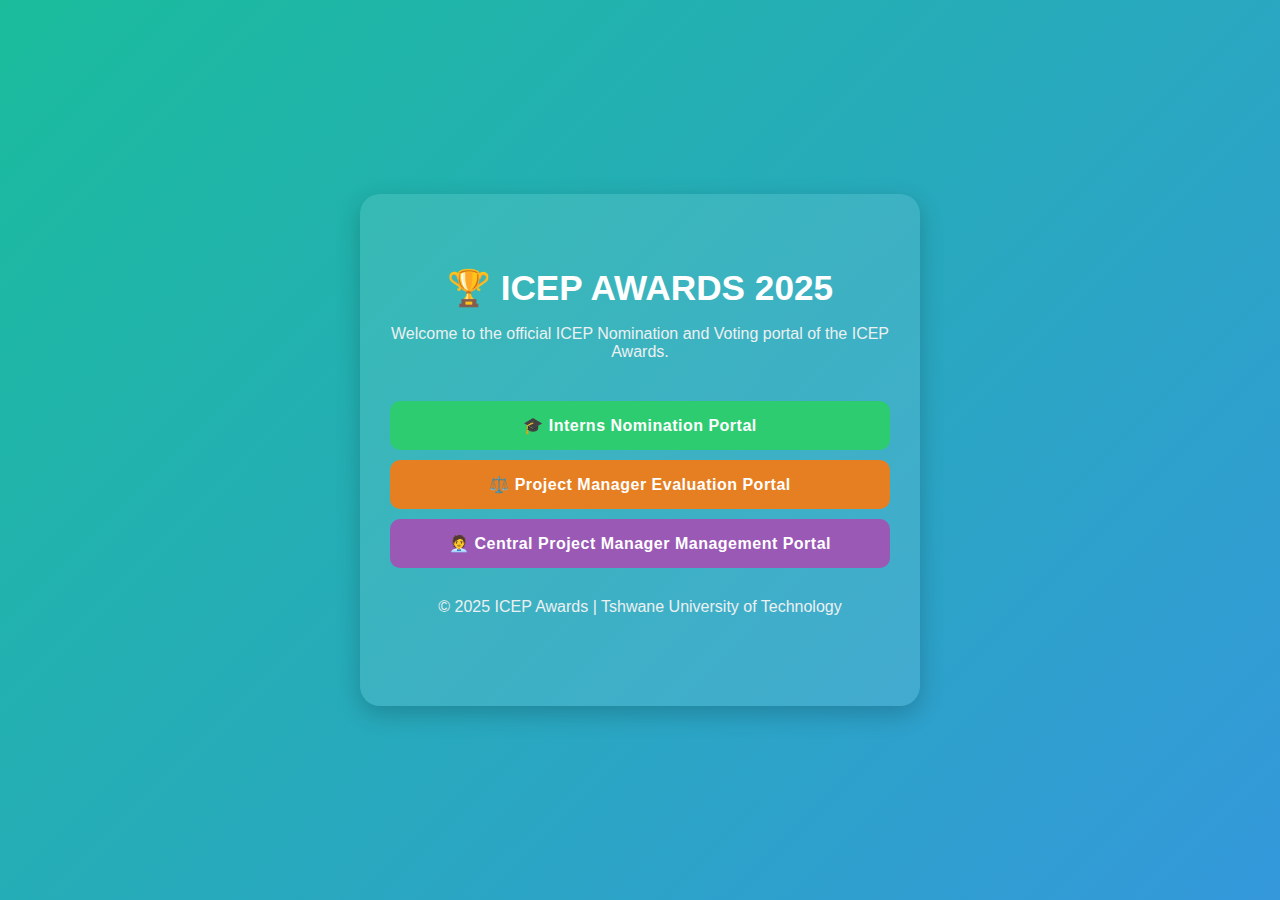
<file: index.html>
<!DOCTYPE html>
<html lang="en">
<head>
    <meta charset="UTF-8">
    <meta name="viewport" content="width=device-width, initial-scale=1.0">
    <title>ICEP Awards Portal</title>
    <link rel="stylesheet" href="assets/index.css">
    
</head>
<body>
    <div class="container">
        <h1>🏆 ICEP AWARDS 2025</h1>
        <p>Welcome to the official ICEP Nomination and Voting portal of the ICEP Awards.</p>

        <button class="btn btn-student" onclick="window.location.href='student.html'">
            🎓 Interns Nomination Portal
        </button>
        <button class="btn btn-judge" onclick="window.location.href='judge.html'">
            ⚖️ Project Manager Evaluation Portal
        </button>
        <button class="btn btn-admin" onclick="window.location.href='adminlogin.html'">
            🧑‍💼 Central Project Manager Management Portal
        </button>

        <div class="footer">
            <p>© 2025 ICEP Awards | Tshwane University of Technology</p>
        </div>
    </div>
</body>
</html>
</file>
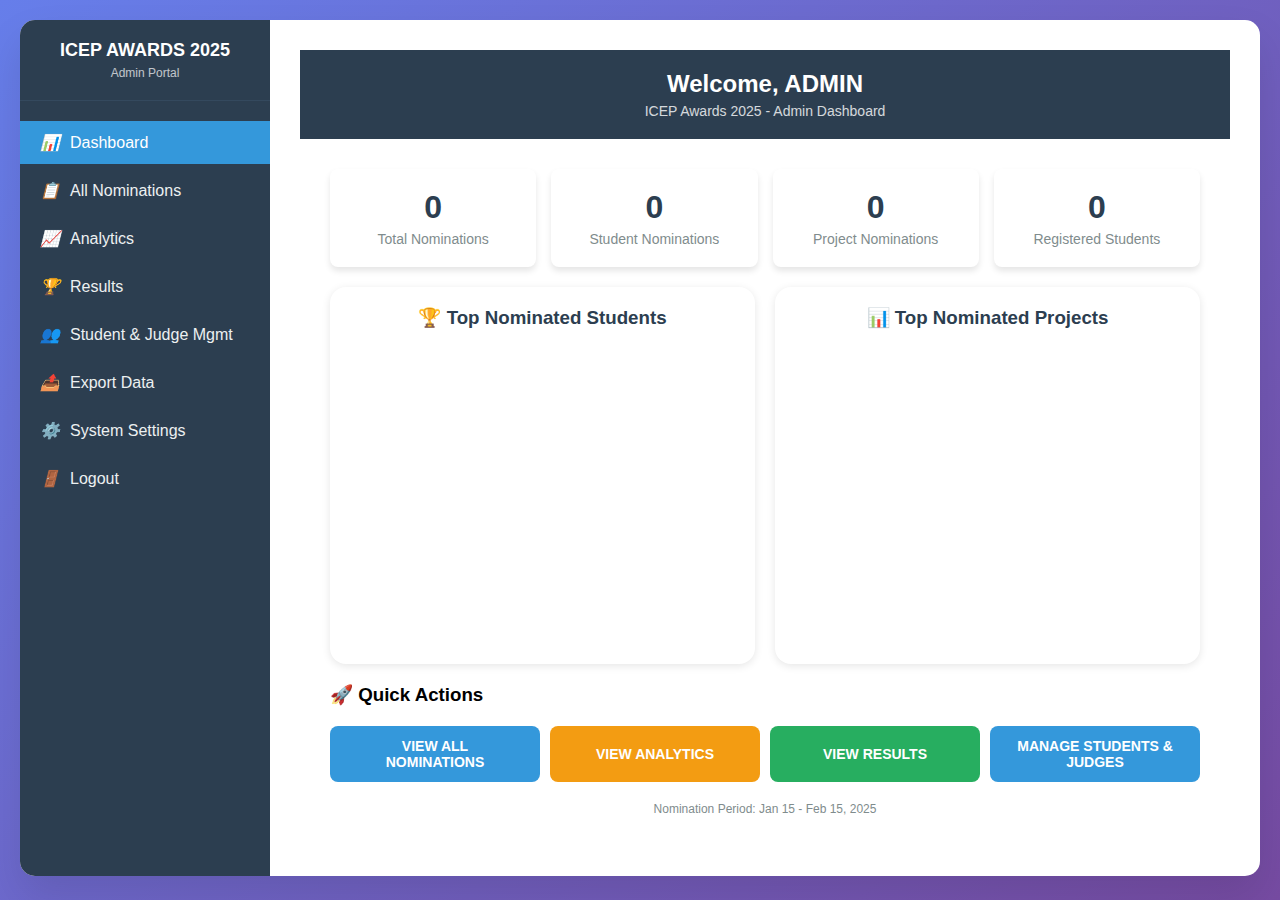
<file: admin.html>
<!DOCTYPE html>
<html lang="en">
<head>
    <meta charset="UTF-8">
    <meta name="viewport" content="width=device-width, initial-scale=1.0">
    <title>ICEP AWARDS 2025 - Admin Portal</title>
    <link rel="stylesheet" href="assets/admin.css">
    <style>
/* --- Chart Layout and Sizing --- */

.charts-grid {
  display: grid;
  grid-template-columns: repeat(auto-fit, minmax(350px, 1fr));
  gap: 20px;
  margin-top: 20px;
}

/* Each chart card box */
.chart-card {
  background: #fff;
  border-radius: 16px;
  padding: 20px;
  box-shadow: 0 2px 8px rgba(0,0,0,0.1);
  display: flex;
  flex-direction: column;
  align-items: center;
}

/* Chart titles */
.chart-card h3 {
  margin-bottom: 15px;
  text-align: center;
  font-weight: 600;
}

/* Chart containers (for Chart.js) */
.bar-chart,
.chart-placeholder {
  width: 100%;
  max-width: 100%;
  height: 300px;        /* ✅ fixed height */
  position: relative;   /* required for Chart.js */
  overflow: hidden;
}

/* Keep chart canvases responsive */
.bar-chart canvas,
.chart-placeholder canvas {
  width: 100% !important;
  height: 100% !important;
}
</style>

</head>
<body>
    <div class="container">
        <!-- Sidebar Navigation -->
        <div class="sidebar">
            <div class="sidebar-header">
                <h2>ICEP AWARDS 2025</h2>
                <p>Admin Portal</p>
            </div>
            <ul class="sidebar-menu">
                <li><a href="#" class="active" onclick="showScreen('screen-dashboard')"><i>📊</i> Dashboard</a></li>
                <li><a href="#" onclick="showScreen('screen-nominations')"><i>📋</i> All Nominations</a></li>
                <li><a href="#" onclick="showScreen('screen-analytics')"><i>📈</i> Analytics</a></li>
                <li><a href="#" onclick="showScreen('screen-results')"><i>🏆</i> Results</a></li>
                <li><a href="#" onclick="showScreen('screen-management')"><i>👥</i> Student & Judge Mgmt</a></li>
                <li><a href="#" onclick="showScreen('screen-export')"><i>📤</i> Export Data</a></li>
                <li><a href="#" onclick="showScreen('screen-settings')"><i>⚙️</i> System Settings</a></li>
                <li><a href="#" onclick="logout()"><i>🚪</i> Logout</a></li>
            </ul>
        </div>

        <!-- Main Content -->
        <div class="main-content">
            <!-- Screen 1: Dashboard -->
            <div class="screen active" id="screen-dashboard">
                <div class="header">
                    <h1>Welcome, <span id="userName">ADMIN</span></h1>
                    <p>ICEP Awards 2025 - Admin Dashboard</p>
                </div>
                <div style="padding: 30px;">
                    <div class="stats-grid">
                        <div class="stat-card">
                            <div class="stat-value" id="totalNominations">0</div>
                            <div class="stat-label">Total Nominations</div>
                        </div>
                        <div class="stat-card">
                            <div class="stat-value" id="studentNominations">0</div>
                            <div class="stat-label">Student Nominations</div>
                        </div>
                        <div class="stat-card">
                            <div class="stat-value" id="supervisorNominations">0</div>
                            <div class="stat-label">Project Nominations</div>
                        </div>
                        <div class="stat-card">
                            <div class="stat-value" id="completedNominations">0</div>
                            <div class="stat-label">Registered Students</div>
                        </div>
                    </div>

                    <div class="charts-grid">
                        <div class="chart-card">
                            <h3>🏆 Top Nominated Students</h3>
                            <div id="topStudentsChart" class="bar-chart">
                                <!-- Top students will be populated here -->
                            </div>
                        </div>
                        <div class="chart-card">
                            <h3>📊 Top Nominated Projects</h3>
                            <div id="topProjectsChart" class="bar-chart">
                                <!-- Top projects will be populated here -->
                            </div>
                        </div>
                    </div>

                    <div class="form-group">
                        <h3 style="margin-bottom: 15px;">🚀 Quick Actions</h3>
                        <div class="button-group">
                            <button class="btn btn-block" onclick="showScreen('screen-nominations')">VIEW ALL NOMINATIONS</button>
                            <button class="btn btn-block btn-warning" onclick="showScreen('screen-analytics')">VIEW ANALYTICS</button>
                            <button class="btn btn-block btn-success" onclick="showScreen('screen-results')">VIEW RESULTS</button>
                            <button class="btn btn-block" onclick="showScreen('screen-management')">MANAGE STUDENTS & JUDGES</button>
                        </div>
                    </div>

                    <div style="text-align: center; margin-top: 20px; color: #7f8c8d; font-size: 12px;">
                        <p>Nomination Period: Jan 15 - Feb 15, 2025</p>
                    </div>
                </div>
            </div>

            <!-- Screen 2: All Nominations -->
            <div class="screen" id="screen-nominations">
                <div class="header">
                    <h1>All Nominations</h1>
                    <p>Complete overview of all student and project nominations</p>
                </div>
                <div style="padding: 30px;">
                    <div class="tabs">
                        <div class="tab active" onclick="switchTab('student-tab')">Student Nominations</div>
                        <div class="tab" onclick="switchTab('project-tab')">Project Nominations</div>
                    </div>

                    <div class="tab-content active" id="student-tab">
                        <div class="filter-section">
                            <div style="flex: 1;">
                                <label>Filter by Category</label>
                                <select id="categoryFilter" onchange="filterStudentNominations()">
                                    <option value="all">All Categories</option>
                                    <!-- Categories will be populated here -->
                                </select>
                            </div>
                            <div style="flex: 2;">
                                <label>Search Students</label>
                                <input type="text" id="studentSearch" placeholder="Search by student name or number..." onkeyup="filterStudentNominations()">
                            </div>
                        </div>
                        <div class="table-container">
                            <table id="studentNominationsTable">
                                <thead>
                                    <tr>
                                        <th>Student</th>
                                        <th>Student Number</th>
                                        <th>Campus</th>
                                        <th>Total Nominations</th>
                                        <th>Category Breakdown</th>
                                        <th>Last Nominated</th>
                                        <th>Actions</th>
                                    </tr>
                                </thead>
                                <tbody>
                                    <!-- Student nominations will be populated here -->
                                </tbody>
                            </table>
                        </div>
                        <div class="total-count" id="studentTotalCount">
                            Total Students Nominated: 0
                        </div>
                    </div>

                    <div class="tab-content" id="project-tab">
                        <div class="filter-section">
                            <div style="flex: 1;">
                                <label>Filter by Category</label>
                                <select id="projectCategoryFilter" onchange="filterProjectNominations()">
                                    <option value="all">All Categories</option>
                                    <!-- Project categories will be populated here -->
                                </select>
                            </div>
                            <div style="flex: 2;">
                                <label>Search Projects</label>
                                <input type="text" id="projectSearch" placeholder="Search projects..." onkeyup="filterProjectNominations()">
                            </div>
                        </div>
                        <div class="table-container">
                            <table id="projectNominationsTable">
                                <thead>
                                    <tr>
                                        <th>Project</th>
                                        <th>Team</th>
                                        <th>Campus</th>
                                        <th>Total Nominations</th>
                                        <th>Category Breakdown</th>
                                        <th>Last Nominated</th>
                                        <th>Actions</th>
                                    </tr>
                                </thead>
                                <tbody>
                                    <!-- Project nominations will be populated here -->
                                </tbody>
                            </table>
                        </div>
                        <div class="total-count" id="projectTotalCount">
                            Total Projects Nominated: 0
                        </div>
                    </div>
                </div>
            </div>

            <!-- Screen 3: Analytics -->
            <div class="screen" id="screen-analytics">
                <div class="header">
                    <h1>Nominations Analytics</h1>
                    <p>Detailed breakdown of nominations by category</p>
                </div>
                <div style="padding: 30px;">
                    <div class="analytics-grid">
                        <div class="analytics-card">
                            <h3>📊 Student Nominations Overview</h3>
                            <div class="analytics-stats">
                                <div class="analytics-stat">
                                    <div class="analytics-value" id="totalStudentNoms">0</div>
                                    <div class="analytics-label">Total Nominations</div>
                                </div>
                                <div class="analytics-stat">
                                    <div class="analytics-value" id="uniqueStudents">0</div>
                                    <div class="analytics-label">Unique Students</div>
                                </div>
                                <div class="analytics-stat">
                                    <div class="analytics-value" id="avgStudentNoms">0</div>
                                    <div class="analytics-label">Avg per Student</div>
                                </div>
                                <div class="analytics-stat">
                                    <div class="analytics-value" id="topStudentCategory">-</div>
                                    <div class="analytics-label">Top Category</div>
                                </div>
                            </div>
                            <div class="chart-card">
                                <h4>Student Nominations by Category</h4>
                                <div id="studentCategoryChart" class="bar-chart">
                                    <!-- Student category chart will be populated here -->
                                </div>
                            </div>
                        </div>

                        <div class="analytics-card">
                            <h3>📈 Project Nominations Overview</h3>
                            <div class="analytics-stats">
                                <div class="analytics-stat">
                                    <div class="analytics-value" id="totalProjectNoms">0</div>
                                    <div class="analytics-label">Total Nominations</div>
                                </div>
                                <div class="analytics-stat">
                                    <div class="analytics-value" id="uniqueProjects">0</div>
                                    <div class="analytics-label">Unique Projects</div>
                                </div>
                                <div class="analytics-stat">
                                    <div class="analytics-value" id="avgProjectNoms">0</div>
                                    <div class="analytics-label">Avg per Project</div>
                                </div>
                                <div class="analytics-stat">
                                    <div class="analytics-value" id="topProjectCategory">-</div>
                                    <div class="analytics-label">Top Category</div>
                                </div>
                            </div>
                            <div class="chart-card">
                                <h4>Project Nominations by Category</h4>
                                <div id="projectCategoryChart" class="bar-chart">
                                    <!-- Project category chart will be populated here -->
                                </div>
                            </div>
                        </div>
                    </div>

                    <div class="charts-grid">
                        <div class="chart-card">
                            <h3>🏫 Nominations by Campus</h3>
                            <div id="campusChart" class="bar-chart">
                                <!-- Campus distribution chart will be populated here -->
                            </div>
                        </div>
                        <div class="chart-card">
                            <h3>📅 Nomination Activity Timeline</h3>
                            <div class="chart-placeholder">
                                Timeline chart showing nomination activity over time
                            </div>
                        </div>
                    </div>
                </div>
            </div>

            <!-- Screen 4: Results -->
            <div class="screen" id="screen-results">
                <div class="header">
                    <h1>ICEP AWARDS 2025 - FINAL RESULTS</h1>
                    <p>Winners and Finalists</p>
                </div>
                <div style="padding: 30px;">
                    <div class="progress-info">
                        <strong>🎉 FINAL RESULTS CALCULATED</strong><br>
                        <small>Based on total nomination counts across all categories</small>
                    </div>

                    <div class="tabs">
                        <div class="tab active" onclick="switchTab('student-results-tab')">Student Awards</div>
                        <div class="tab" onclick="switchTab('project-results-tab')">Project Awards</div>
                    </div>

                    <div class="tab-content active" id="student-results-tab">
                        <div class="winner-card">
                            <div class="winner-badge">🏆 STUDENT OF THE YEAR</div>
                            <div class="winner-name" id="overallStudentWinner">-</div>
                            <div class="winner-details" id="overallStudentDetails">-</div>
                            <div class="winner-nominations" id="overallStudentNominations">- nominations</div>
                        </div>

                        <div class="results-section">
                            <h3>🏅 Top 5 Students</h3>
                            <div id="topStudentsResults">
                                <!-- Top students results will be populated here -->
                            </div>
                        </div>
                    </div>

                    <div class="tab-content" id="project-results-tab">
                        <div class="winner-card">
                            <div class="winner-badge">🏆 PROJECT OF THE YEAR</div>
                            <div class="winner-name" id="overallProjectWinner">-</div>
                            <div class="winner-details" id="overallProjectDetails">-</div>
                            <div class="winner-nominations" id="overallProjectNominations">- nominations</div>
                        </div>

                        <div class="results-section">
                            <h3>🏅 Top 5 Projects</h3>
                            <div id="topProjectsResults">
                                <!-- Top projects results will be populated here -->
                            </div>
                        </div>
                    </div>
                </div>
            </div>

            <!-- Screen 5: Student & Judge Management -->
            <div class="screen" id="screen-management">
                <div class="header">
                    <h1>Student & Judge Management</h1>
                    <p>Manage students and judges across all campuses</p>
                </div>
                <div style="padding: 30px;">
                    <div class="tabs">
                        <div class="tab active" onclick="switchTab('student-management-tab')">Student Management</div>
                        <div class="tab" onclick="switchTab('judge-management-tab')">Judge Management</div>
                    </div>

                    <div class="tab-content active" id="student-management-tab">
                        <div class="management-section">
                            <h3>➕ Add New Students</h3>
                            <div class="import-export-options">
                                <div class="import-export-card">
                                    <h4>📝 Manual Entry</h4>
                                    <p>Add students one by one</p>
                                    <button class="btn btn-block" onclick="showAddStudentForm()">ADD STUDENT MANUALLY</button>
                                </div>
                                <div class="import-export-card">
                                    <h4>📊 Excel Import</h4>
                                    <p>Bulk import students from Excel</p>
                                    <div class="file-upload" onclick="document.getElementById('studentFileInput').click()">
                                        <i>📁</i>
                                        <p>Click to upload Excel file</p>
                                        <small>Supports .xlsx, .xls, .csv</small>
                                    </div>
                                    <input type="file" id="studentFileInput" accept=".xlsx,.xls,.csv" style="display: none;" onchange="handleStudentFileImport(this.files)">
                                    <button class="btn btn-outline btn-block" onclick="downloadStudentTemplate()">DOWNLOAD TEMPLATE</button>
                                </div>
                            </div>
                        </div>

                        <div class="management-section">
                            <h3>👥 Current Students</h3>
                            <div class="filter-section">
                                <div style="flex: 1;">
                                    <label>Filter by Campus</label>
                                    <select id="campusFilter" onchange="filterStudents()">
                                        <option value="all">All Campuses</option>
                                        <option value="main">Main Campus</option>
                                        <option value="arcadia">Arcadia Campus</option>
                                        <option value="polokwane">Polokwane Campus</option>
                                        <option value="nelspruit">Nelspruit Campus</option>
                                        <option value="soshanguve">Soshanguve Campus</option>
                                        <option value="emalahleni">Emalahleni Campus</option>
                                    </select>
                                </div>
                                <div style="flex: 2;">
                                    <label>Search Students</label>
                                    <input type="text" id="studentManagementSearch" placeholder="Search students..." onkeyup="filterStudents()">
                                </div>
                            </div>
                            <div class="table-container">
                                <table id="studentManagementTable">
                                    <thead>
                                        <tr>
                                            <th>Student Number</th>
                                            <th>Full Name</th>
                                            <th>Email</th>
                                            <th>Campus</th>
                                            <th>Programme</th>
                                            <th>Categories</th>
                                            <th>Status</th>
                                            <th>Actions</th>
                                        </tr>
                                    </thead>
                                    <tbody>
                                        <!-- Students will be populated here -->
                                    </tbody>
                                </table>
                            </div>
                            <div class="total-count" id="studentManagementTotal">
                                Total Students: 0
                            </div>
                        </div>
                    </div>

                    <div class="tab-content" id="judge-management-tab">
                        <div class="management-section">
                            <h3>➕ Add New Judges</h3>
                            <div class="import-export-options">
                                <div class="import-export-card">
                                    <h4>📝 Manual Entry</h4>
                                    <p>Add judges one by one</p>
                                    <button class="btn btn-block" onclick="showAddJudgeForm()">ADD JUDGE MANUALLY</button>
                                </div>
                                <div class="import-export-card">
                                    <h4>📊 Excel Import</h4>
                                    <p>Bulk import judges from Excel</p>
                                    <div class="file-upload" onclick="document.getElementById('judgeFileInput').click()">
                                        <i>📁</i>
                                        <p>Click to upload Excel file</p>
                                        <small>Supports .xlsx, .xls, .csv</small>
                                    </div>
                                    <input type="file" id="judgeFileInput" accept=".xlsx,.xls,.csv" style="display: none;" onchange="handleJudgeFileImport(this.files)">
                                    <button class="btn btn-outline btn-block" onclick="downloadJudgeTemplate()">DOWNLOAD TEMPLATE</button>
                                </div>
                            </div>
                        </div>

                        <div class="management-section">
                            <h3>⚖️ Current Judges</h3>
                            <div class="filter-section">
                                <div style="flex: 2;">
                                    <label>Search Judges</label>
                                    <input type="text" id="judgeSearch" placeholder="Search judges..." onkeyup="filterJudges()">
                                </div>
                            </div>
                            <div class="table-container">
                                <table id="judgeManagementTable">
                                    <thead>
                                        <tr>
                                            <th>Judge ID</th>
                                            <th>Full Name</th>
                                            <th>Email</th>
                                            <th>Department</th>
                                            <th>Assigned Categories</th>
                                            <th>Status</th>
                                            <th>Actions</th>
                                        </tr>
                                    </thead>
                                    <tbody>
                                        <!-- Judges will be populated here -->
                                    </tbody>
                                </table>
                            </div>
                            <div class="total-count" id="judgeManagementTotal">
                                Total Judges: 0
                            </div>
                        </div>
                    </div>
                </div>
            </div>

            <!-- Screen 6: Export -->
            <div class="screen" id="screen-export">
                <div class="header">
                    <h1>Export Data</h1>
                    <p>Export nomination data in various formats</p>
                </div>
                <div style="padding: 30px;">
                    <div class="export-options">
                        <h3 style="margin-bottom: 20px;">📤 Export Options</h3>
                        
                        <div class="export-option">
                            <div>
                                <strong>All Nominations Data</strong><br>
                                <small>Complete dataset in Excel format</small>
                            </div>
                            <button class="btn btn-outline" onclick="exportAllData()">EXPORT EXCEL</button>
                        </div>
                        
                        <div class="export-option">
                            <div>
                                <strong>Student Nominations</strong><br>
                                <small>Student nomination data only</small>
                            </div>
                            <button class="btn btn-outline" onclick="exportStudentData()">EXPORT EXCEL</button>
                        </div>
                        
                        <div class="export-option">
                            <div>
                                <strong>Project Nominations</strong><br>
                                <small>Project nomination data only</small>
                            </div>
                            <button class="btn btn-outline" onclick="exportProjectData()">EXPORT EXCEL</button>
                        </div>
                        
                        <div class="export-option">
                            <div>
                                <strong>Student Database</strong><br>
                                <small>All registered students</small>
                            </div>
                            <button class="btn btn-outline" onclick="exportStudentDatabase()">EXPORT EXCEL</button>
                        </div>
                        
                        <div class="export-option">
                            <div>
                                <strong>Judge Database</strong><br>
                                <small>All registered judges</small>
                            </div>
                            <button class="btn btn-outline" onclick="exportJudgeDatabase()">EXPORT EXCEL</button>
                        </div>
                        
                        <div class="export-option">
                            <div>
                                <strong>Final Results</strong><br>
                                <small>Winners and finalists data</small>
                            </div>
                            <button class="btn btn-outline" onclick="exportResultsData()">EXPORT EXCEL</button>
                        </div>
                        
                        <div class="export-option">
                            <div>
                                <strong>Complete Report (PDF)</strong><br>
                                <small>Formatted report with charts</small>
                            </div>
                            <button class="btn btn-success" onclick="generateCompleteReport()">GENERATE PDF</button>
                        </div>
                    </div>
                </div>
            </div>

            <!-- Screen 7: System Settings -->
            <div class="screen" id="screen-settings">
                <div class="header">
                    <h1>System Settings</h1>
                    <p>Manage nomination system configuration</p>
                </div>
                <div style="padding: 30px;">
                    <div class="card">
                        <div class="card-header">
                            Nomination Period
                            <span class="status-badge" id="nominationStatus">ACTIVE</span>
                        </div>
                        <div class="card-content">
                            <div class="form-group">
                                <label>Start Date</label>
                                <input type="date" id="startDate" value="2025-01-15">
                            </div>
                            <div class="form-group">
                                <label>End Date</label>
                                <input type="date" id="endDate" value="2025-02-15">
                            </div>
                            <button class="btn" onclick="updateNominationPeriod()">UPDATE PERIOD</button>
                        </div>
                    </div>

                    <div class="card">
                        <div class="card-header">System Controls</div>
                        <div class="card-content">
                            <div class="button-group">
                                <button class="btn btn-success" id="openNominationsBtn" onclick="toggleNominations(true)">OPEN NOMINATIONS</button>
                                <button class="btn btn-danger" id="closeNominationsBtn" onclick="toggleNominations(false)">CLOSE NOMINATIONS</button>
                            </div>
                            <div class="button-group">
                                <button class="btn btn-warning" onclick="resetNominations()">RESET ALL NOMINATIONS</button>
                                <button class="btn btn-outline" onclick="backupSystem()">BACKUP SYSTEM</button>
                            </div>
                        </div>
                    </div>

                    <div class="card">
                        <div class="card-header">User Management</div>
                        <div class="card-content">
                            <div class="form-group">
                                <label>Add New Admin</label>
                                <input type="email" id="newAdminEmail" placeholder="Enter email address">
                            </div>
                            <button class="btn" onclick="addAdmin()">ADD ADMIN</button>
                        </div>
                    </div>

                    <div class="button-group">
                        <button class="btn btn-secondary" onclick="showScreen('screen-dashboard')">← BACK TO DASHBOARD</button>
                        <button class="btn" onclick="saveSettings()">SAVE ALL SETTINGS</button>
                    </div>
                </div>
            </div>

            
        </div>
    </div>

    <!-- Add Student Modal -->
    <div class="confirmation-modal" id="addStudentModal" style="display: none;">
        <div class="modal-content" style="max-width: 600px;">
            <h3 style="margin-bottom: 20px;">➕ Add New Student</h3>
            <div style="text-align: left;">
                <div class="form-row">
                    <div class="form-group">
                        <label>Student Number *</label>
                        <input type="text" id="newStudentNumber" placeholder="e.g., S12345678">
                    </div>
                    <div class="form-group">
                        <label>Full Name *</label>
                        <input type="text" id="newStudentName" placeholder="e.g., John Doe">
                    </div>
                </div>
                <div class="form-row">
                    <div class="form-group">
                        <label>Email *</label>
                        <input type="email" id="newStudentEmail" placeholder="e.g., s12345678@tut4life.ac.za">
                    </div>
                    <div class="form-group">
                        <label>Campus *</label>
                        <select id="newStudentCampus">
                            <option value="main">Main Campus</option>
                            <option value="arcadia">Arcadia Campus</option>
                            <option value="polokwane">Polokwane Campus</option>
                            <option value="nelspruit">Nelspruit Campus</option>
                            <option value="soshanguve">Soshanguve Campus</option>
                            <option value="emalahleni">Emalahleni Campus</option>
                        </select>
                    </div>
                </div>
                <div class="form-group">
                    <label>Programme *</label>
                    <input type="text" id="newStudentProgramme" placeholder="e.g., Computer Science">
                </div>
                <div class="form-group">
                    <label>Eligible Categories *</label>
                    <div style="display: grid; grid-template-columns: 1fr 1fr; gap: 10px;">
                        <div><input type="checkbox" id="cat_innovation" checked> <label for="cat_innovation">Most Innovative</label></div>
                        <div><input type="checkbox" id="cat_community"> <label for="cat_community">Community Impact</label></div>
                        <div><input type="checkbox" id="cat_academic"> <label for="cat_academic">Academic Performer</label></div>
                        <div><input type="checkbox" id="cat_supportive"> <label for="cat_supportive">Supportive Peer</label></div>
                        <div><input type="checkbox" id="cat_teamplayer"> <label for="cat_teamplayer">Team Player</label></div>
                        <div><input type="checkbox" id="cat_improved"> <label for="cat_improved">Most Improved</label></div>
                    </div>
                </div>
            </div>
            <div class="button-group">
                <button class="btn btn-secondary" onclick="closeAddStudentModal()">CANCEL</button>
                <button class="btn btn-success" onclick="addNewStudent()">ADD STUDENT</button>
            </div>
        </div>
    </div>

    <!-- Add Judge Modal -->
    <div class="confirmation-modal" id="addJudgeModal" style="display: none;">
        <div class="modal-content" style="max-width: 600px;">
            <h3 style="margin-bottom: 20px;">⚖️ Add New Judge</h3>
            <div style="text-align: left;">
                <div class="form-row">
                    <div class="form-group">
                        <label>Full Name *</label>
                        <input type="text" id="newJudgeName" placeholder="e.g., Dr. Sarah Johnson">
                    </div>
                    <div class="form-group">
                        <label>Email *</label>
                        <input type="email" id="newJudgeEmail" placeholder="e.g., sarah.johnson@tut.ac.za">
                    </div>
                </div>
                <div class="form-row">
                    <div class="form-group">
                        <label>Department *</label>
                        <input type="text" id="newJudgeDepartment" placeholder="e.g., Computer Science">
                    </div>
                    <div class="form-group">
                        <label>Staff ID</label>
                        <input type="text" id="newJudgeId" placeholder="e.g., EMP12345">
                    </div>
                </div>
                <div class="form-group">
                    <label>Assigned Categories *</label>
                    <div style="display: grid; grid-template-columns: 1fr 1fr; gap: 10px;">
                        <div><input type="checkbox" id="jcat_innovation" checked> <label for="jcat_innovation">Most Innovative</label></div>
                        <div><input type="checkbox" id="jcat_community"> <label for="jcat_community">Community Impact</label></div>
                        <div><input type="checkbox" id="jcat_academic"> <label for="jcat_academic">Academic Performer</label></div>
                        <div><input type="checkbox" id="jcat_supportive"> <label for="jcat_supportive">Supportive Peer</label></div>
                        <div><input type="checkbox" id="jcat_teamplayer"> <label for="jcat_teamplayer">Team Player</label></div>
                        <div><input type="checkbox" id="jcat_improved"> <label for="jcat_improved">Most Improved</label></div>
                    </div>
                </div>
            </div>
            <div class="button-group">
                <button class="btn btn-secondary" onclick="closeAddJudgeModal()">CANCEL</button>
                <button class="btn btn-success" onclick="addNewJudge()">ADD JUDGE</button>
            </div>
        </div>
    </div>

    <script>
        // load dashboard data
        async function loadDashboardStats() {
    try {
        const res = await fetch('get_dashboard_stats.php');
        const data = await res.json();

        if (data.status === 'success') {
            const stats = data.data;

            document.getElementById('totalNominations').textContent = stats.total_nominations;
            document.getElementById('studentNominations').textContent = stats.student_nominations;
            document.getElementById('supervisorNominations').textContent = stats.supervisor_nominations;
            document.getElementById('completedNominations').textContent = stats.registered_students;
        } else {
            console.error('Failed to load stats:', data);
        }
    } catch (error) {
        console.error('Error fetching dashboard stats:', error);
    }
}

// Run on page load
document.addEventListener('DOMContentLoaded', () => {
    loadDashboardStats();
    loadTopProjects();
    loadTopStudents(); // 🆕 Added
});

async function loadTopProjects() {
    try {
        const res = await fetch('get_dashboard_stats.php');
        const result = await res.json();

        if (result.status !== 'success') {
            console.error('Error fetching data');
            return;
        }

        const data = result.data.top_projects; // ✅ access nested top_projects
        const chartDiv = document.getElementById('topProjectsChart');
        chartDiv.innerHTML = ''; // clear previous content

        if (!data || data.length === 0) {
            chartDiv.textContent = 'No nominations yet.';
            return;
        }

        data.forEach(item => {
            const bar = document.createElement('div');
            bar.style.width = item.nominations * 20 + 'px'; // width proportional to nominations
            bar.style.backgroundColor = '#4caf50';
            bar.style.margin = '5px 0';
            bar.style.padding = '5px';
            bar.style.color = '#fff';
            bar.textContent = `${item.project} (${item.nominations})`;
            chartDiv.appendChild(bar);
        });
    } catch (err) {
        console.error('Error loading top projects:', err);
    }
}

// 🆕 New function for Top Students
async function loadTopStudents() {
    try {
        const res = await fetch('get_dashboard_stats.php');
        const result = await res.json();

        if (result.status !== 'success') {
            console.error('Error fetching data');
            return;
        }

        const data = result.data.top_students; // ✅ access nested top_students
        const chartDiv = document.getElementById('topStudentsChart');
        chartDiv.innerHTML = ''; // clear previous content

        if (!data || data.length === 0) {
            chartDiv.textContent = 'No student nominations yet.';
            return;
        }

        data.forEach(item => {
            const bar = document.createElement('div');
            bar.style.width = item.nominations * 20 + 'px';
            bar.style.backgroundColor = '#2196f3';
            bar.style.margin = '5px 0';
            bar.style.padding = '5px';
            bar.style.color = '#fff';
            bar.textContent = `${item.student} (${item.nominations})`;
            chartDiv.appendChild(bar);
        });
    } catch (err) {
        console.error('Error loading top students:', err);
    }
}
async function loadNominations() {
    try {
        const res = await fetch('get_dashboard_stats.php');
        const result = await res.json();

        if (result.status !== 'success') {
            console.error('Failed to load nominations');
            return;
        }

        const data = result.data.nominations;

        // 🧑‍🎓 STUDENT NOMINATIONS
        const studentTable = document.querySelector('#studentNominationsTable tbody');
        studentTable.innerHTML = '';
        data.students.forEach(row => {
            studentTable.innerHTML += `
                <tr>
                    <td>${row.name}</td>
                    <td>${row.student_id}</td>
                    <td>${row.campus}</td>
                    <td>1</td>
                    <td>${row.categories}</td>
                    <td>-</td>
                    <td><button class="view-btn">View</button></td>
                </tr>
            `;
        });
        document.getElementById('studentTotalCount').textContent =
            'Total Students Nominated: ' + data.students.length;

        // 🧩 PROJECT NOMINATIONS
        const projectTable = document.querySelector('#projectNominationsTable tbody');
        projectTable.innerHTML = '';
        data.projects.forEach(row => {
    projectTable.innerHTML += `
        <tr>
            <td>${row.name}</td>
            <td>${row.team}</td>
            <td>${row.campus}</td>
            <td>-</td> <!-- total nominations if needed -->
            <td>${row.category}</td>
            <td>${row.year}</td>
            <td><button class="view-btn">View</button></td>
        </tr>
    `;
});
        document.getElementById('projectTotalCount').textContent =
            'Total Projects Nominated: ' + data.projects.length;

    } catch (err) {
        console.error('Error loading nominations:', err);
    }
}

// ✅ Run on page load
document.addEventListener('DOMContentLoaded', loadNominations);
        // Student categories
        const studentCategories = {
            'innovation': 'Most Innovative Student',
            'community': 'Best Community Impact Student', 
            'academic': 'Best Academic Performer',
            'supportive': 'Most Supportive Peer',
            'teamplayer': 'Best Team Player',
            'improved': 'Most Improved Student'
        };

        // Project categories
        const projectCategories = {
            'innovation': 'Most Innovative Project',
            'impact': 'Best Community Impact Project', 
            'technical': 'Best Technical Implementation',
            'design': 'Best UI/UX Design',
            'collaboration': 'Best Collaborative Project'
        };

        // Campus data - FIXED: Added Soshanguve and Emalahleni campuses
        const campuses = {
            'main': 'Main Campus',
            'arcadia': 'Arcadia Campus', 
            'polokwane': 'Polokwane Campus',
            'nelspruit': 'Nelspruit Campus',
            'soshanguve': 'Soshanguve Campus',
            'emalahleni': 'Emalahleni Campus'
        };

        // Sample data for students and judges
        let registeredStudents = [
            {
                id: 'S12345678',
                name: 'Nzuzo Khanyile',
                email: 's12345678@tut4life.ac.za',
                campus: 'main',
                programme: 'Informatics',
                categories: ['innovation', 'community'],
                status: 'Active'
            },
            {
                id: 'S23456789',
                name: 'Yamkela Zele',
                email: 's23456789@tut4life.ac.za',
                campus: 'arcadia',
                programme: 'Computer Science',
                categories: ['innovation', 'academic'],
                status: 'Active'
            },
            {
                id: 'S34567890',
                name: 'Phiwe Mzizi',
                email: 's34567890@tut4life.ac.za',
                campus: 'polokwane',
                programme: 'Data Science',
                categories: ['innovation', 'teamplayer'],
                status: 'Active'
            },
            {
                id: 'S45678901',
                name: 'Lerato Moloi',
                email: 's45678901@tut4life.ac.za',
                campus: 'soshanguve',
                programme: 'Software Engineering',
                categories: ['innovation', 'teamplayer'],
                status: 'Active'
            },
            {
                id: 'S56789012',
                name: 'Thabo Nkosi',
                email: 's56789012@tut4life.ac.za',
                campus: 'emalahleni',
                programme: 'IT Management',
                categories: ['academic', 'community'],
                status: 'Active'
            }
        ];

        let registeredJudges = [
            {
                id: 'J1001',
                name: 'Dr. Sarah Johnson',
                email: 'sarah.johnson@tut.ac.za',
                department: 'Computer Science',
                categories: ['innovation', 'technical'],
                status: 'Active'
            },
            {
                id: 'J1002',
                name: 'Prof. Michael Brown',
                email: 'michael.brown@tut.ac.za',
                department: 'Information Technology',
                categories: ['community', 'academic'],
                status: 'Active'
            },
            {
                id: 'J1003',
                name: 'Dr. Linda van der Merwe',
                email: 'linda.vandermerwe@tut.ac.za',
                department: 'Electrical Engineering',
                categories: ['technical', 'innovation'],
                status: 'Active'
            }
        ];

        let currentAdmin = null;

        

        // Logout function
function logout() {
    currentAdmin = null;
    window.location.href = "index.html";
}


        // Show screen function
        function showScreen(screenId) {
            document.querySelectorAll('.screen').forEach(screen => {
                screen.classList.remove('active');
            });
            
            // Update sidebar active state
            document.querySelectorAll('.sidebar-menu a').forEach(link => {
                link.classList.remove('active');
            });
            
            // Find and activate the corresponding sidebar link
            const sidebarMap = {
                'screen-dashboard': 0,
                'screen-nominations': 1,
                'screen-analytics': 2,
                'screen-results': 3,
                'screen-management': 4,
                'screen-export': 5,
                'screen-settings': 6
            };
            
            if (sidebarMap[screenId] !== undefined) {
                document.querySelectorAll('.sidebar-menu a')[sidebarMap[screenId]].classList.add('active');
            }
            
            document.getElementById(screenId).classList.add('active');
        }

        // Switch tab function
        function switchTab(tabId) {
            // Hide all tab contents
            document.querySelectorAll('.tab-content').forEach(tab => {
                tab.classList.remove('active');
            });
            
            // Remove active class from all tabs
            document.querySelectorAll('.tab').forEach(tab => {
                tab.classList.remove('active');
            });
            
            // Activate the selected tab
            document.getElementById(tabId).classList.add('active');
            
            // Find and activate the corresponding tab header
            const tabHeaders = document.querySelectorAll('.tab');
            for (let i = 0; i < tabHeaders.length; i++) {
                if (tabHeaders[i].getAttribute('onclick') === `switchTab('${tabId}')`) {
                    tabHeaders[i].classList.add('active');
                    break;
                }
            }
        }

        // Populate management tables
        function populateManagementTables() {
            populateStudentManagementTable();
            populateJudgeManagementTable();
        }

        // Populate student management table
        function populateStudentManagementTable() {
            const table = document.getElementById('studentManagementTable').getElementsByTagName('tbody')[0];
            table.innerHTML = '';
            
            registeredStudents.forEach(student => {
                const row = table.insertRow();
                const categories = student.categories.map(cat => studentCategories[cat]).join(', ');
                
                row.innerHTML = `
                    <td>${student.id}</td>
                    <td>${student.name}</td>
                    <td>${student.email}</td>
                    <td><span class="campus-badge">${campuses[student.campus]}</span></td>
                    <td>${student.programme}</td>
                    <td>${categories}</td>
                    <td><span class="status-badge status-completed">${student.status}</span></td>
                    <td>
                        <button class="btn btn-outline" onclick="editStudent('${student.id}')">Edit</button>
                        <button class="btn btn-danger" onclick="deleteStudent('${student.id}')">Delete</button>
                    </td>
                `;
            });
            
            document.getElementById('studentManagementTotal').textContent = `Total Students: ${registeredStudents.length}`;
        }

        // Populate judge management table
        function populateJudgeManagementTable() {
            const table = document.getElementById('judgeManagementTable').getElementsByTagName('tbody')[0];
            table.innerHTML = '';
            
            registeredJudges.forEach(judge => {
                const row = table.insertRow();
                const categories = judge.categories.map(cat => studentCategories[cat] || projectCategories[cat]).join(', ');
                
                row.innerHTML = `
                    <td>${judge.id}</td>
                    <td>${judge.name}</td>
                    <td>${judge.email}</td>
                    <td>${judge.department}</td>
                    <td>${categories}</td>
                    <td><span class="status-badge status-completed">${judge.status}</span></td>
                    <td>
                        <button class="btn btn-outline" onclick="editJudge('${judge.id}')">Edit</button>
                        <button class="btn btn-danger" onclick="deleteJudge('${judge.id}')">Delete</button>
                    </td>
                `;
            });
            
            document.getElementById('judgeManagementTotal').textContent = `Total Judges: ${registeredJudges.length}`;
        }

        // Show add student form
        function showAddStudentForm() {
            document.getElementById('addStudentModal').style.display = 'flex';
        }

        // Close add student modal
        function closeAddStudentModal() {
            document.getElementById('addStudentModal').style.display = 'none';
        }

        // Add new student
        function addNewStudent() {
            const studentNumber = document.getElementById('newStudentNumber').value;
            const name = document.getElementById('newStudentName').value;
            const email = document.getElementById('newStudentEmail').value;
            const campus = document.getElementById('newStudentCampus').value;
            const programme = document.getElementById('newStudentProgramme').value;
            
            // Get selected categories
            const categories = [];
            if (document.getElementById('cat_innovation').checked) categories.push('innovation');
            if (document.getElementById('cat_community').checked) categories.push('community');
            if (document.getElementById('cat_academic').checked) categories.push('academic');
            if (document.getElementById('cat_supportive').checked) categories.push('supportive');
            if (document.getElementById('cat_teamplayer').checked) categories.push('teamplayer');
            if (document.getElementById('cat_improved').checked) categories.push('improved');
            
            if (!studentNumber || !name || !email || !programme || categories.length === 0) {
                alert('Please fill all required fields and select at least one category');
                return;
            }
            
            // Check if student already exists
            if (registeredStudents.find(s => s.id === studentNumber)) {
                alert('Student with this ID already exists');
                return;
            }
            
            // Add new student
            registeredStudents.push({
                id: studentNumber,
                name: name,
                email: email,
                campus: campus,
                programme: programme,
                categories: categories,
                status: 'Active'
            });
            
            // Update table
            populateStudentManagementTable();
            
            // Close modal and reset form
            closeAddStudentModal();
            document.getElementById('newStudentNumber').value = '';
            document.getElementById('newStudentName').value = '';
            document.getElementById('newStudentEmail').value = '';
            document.getElementById('newStudentProgramme').value = '';
            
            alert('Student added successfully!');
        }

        // Show add judge form
        function showAddJudgeForm() {
            document.getElementById('addJudgeModal').style.display = 'flex';
        }

        // Close add judge modal
        function closeAddJudgeModal() {
            document.getElementById('addJudgeModal').style.display = 'none';
        }

        // Add new judge
        function addNewJudge() {
            const name = document.getElementById('newJudgeName').value;
            const email = document.getElementById('newJudgeEmail').value;
            const department = document.getElementById('newJudgeDepartment').value;
            const judgeId = document.getElementById('newJudgeId').value || 'J' + (1000 + registeredJudges.length + 1);
            
            // Get selected categories
            const categories = [];
            if (document.getElementById('jcat_innovation').checked) categories.push('innovation');
            if (document.getElementById('jcat_community').checked) categories.push('community');
            if (document.getElementById('jcat_academic').checked) categories.push('academic');
            if (document.getElementById('jcat_supportive').checked) categories.push('supportive');
            if (document.getElementById('jcat_teamplayer').checked) categories.push('teamplayer');
            if (document.getElementById('jcat_improved').checked) categories.push('improved');
            
            if (!name || !email || !department || categories.length === 0) {
                alert('Please fill all required fields and select at least one category');
                return;
            }
            
            // Add new judge
            registeredJudges.push({
                id: judgeId,
                name: name,
                email: email,
                department: department,
                categories: categories,
                status: 'Active'
            });
            
            // Update table
            populateJudgeManagementTable();
            
            // Close modal and reset form
            closeAddJudgeModal();
            document.getElementById('newJudgeName').value = '';
            document.getElementById('newJudgeEmail').value = '';
            document.getElementById('newJudgeDepartment').value = '';
            document.getElementById('newJudgeId').value = '';
            
            alert('Judge added successfully!');
        }

        // Handle student file import
        function handleStudentFileImport(files) {
            if (files.length === 0) return;
            
            // In a real application, this would parse the Excel file
            // For demo purposes, we'll simulate adding some students
            alert('File uploaded successfully! Students will be imported after validation.');
            
            // Simulate adding imported students
            const newStudents = [
                {
                    id: 'S98765432',
                    name: 'Lerato Moloi',
                    email: 's98765432@tut4life.ac.za',
                    campus: 'nelspruit',
                    programme: 'Software Engineering',
                    categories: ['innovation', 'teamplayer'],
                    status: 'Active'
                },
                {
                    id: 'S87654321',
                    name: 'Thabo Nkosi',
                    email: 's87654321@tut4life.ac.za',
                    campus: 'arcadia',
                    programme: 'IT Management',
                    categories: ['academic', 'community'],
                    status: 'Active'
                }
            ];
            
            newStudents.forEach(student => {
                if (!registeredStudents.find(s => s.id === student.id)) {
                    registeredStudents.push(student);
                }
            });
            
            populateStudentManagementTable();
        }

        // Handle judge file import
        function handleJudgeFileImport(files) {
            if (files.length === 0) return;
            
            // In a real application, this would parse the Excel file
            alert('File uploaded successfully! Judges will be imported after validation.');
            
            // Simulate adding imported judges
            const newJudges = [
                {
                    id: 'J1004',
                    name: 'Prof. David Wilson',
                    email: 'david.wilson@tut.ac.za',
                    department: 'Mechanical Engineering',
                    categories: ['technical', 'innovation'],
                    status: 'Active'
                }
            ];
            
            newJudges.forEach(judge => {
                if (!registeredJudges.find(j => j.id === judge.id)) {
                    registeredJudges.push(judge);
                }
            });
            
            populateJudgeManagementTable();
        }

        // Download student template
        function downloadStudentTemplate() {
            alert('Downloading student import template...');
            // In a real application, this would download an Excel template
        }

        // Download judge template
        function downloadJudgeTemplate() {
            alert('Downloading judge import template...');
            // In a real application, this would download an Excel template
        }

        // Filter students
        function filterStudents() {
            const campusFilter = document.getElementById('campusFilter').value;
            const searchTerm = document.getElementById('studentManagementSearch').value.toLowerCase();
            const rows = document.getElementById('studentManagementTable').getElementsByTagName('tbody')[0].rows;
            
            let visibleCount = 0;
            
            for (let i = 0; i < rows.length; i++) {
                const student = registeredStudents[i];
                const name = student.name.toLowerCase();
                const studentNumber = student.id.toLowerCase();
                const matchesCampus = campusFilter === 'all' || student.campus === campusFilter;
                const matchesSearch = name.includes(searchTerm) || studentNumber.includes(searchTerm);
                
                if (matchesCampus && matchesSearch) {
                    rows[i].style.display = '';
                    visibleCount++;
                } else {
                    rows[i].style.display = 'none';
                }
            }
            
            document.getElementById('studentManagementTotal').textContent = `Total Students: ${visibleCount}`;
        }

        // Filter judges
        function filterJudges() {
            const searchTerm = document.getElementById('judgeSearch').value.toLowerCase();
            const rows = document.getElementById('judgeManagementTable').getElementsByTagName('tbody')[0].rows;
            
            let visibleCount = 0;
            
            for (let i = 0; i < rows.length; i++) {
                const judge = registeredJudges[i];
                const name = judge.name.toLowerCase();
                const department = judge.department.toLowerCase();
                const matchesSearch = name.includes(searchTerm) || department.includes(searchTerm);
                
                if (matchesSearch) {
                    rows[i].style.display = '';
                    visibleCount++;
                } else {
                    rows[i].style.display = 'none';
                }
            }
            
            document.getElementById('judgeManagementTotal').textContent = `Total Judges: ${visibleCount}`;
        }

        // Edit student (placeholder)
        function editStudent(studentId) {
            alert(`Edit student: ${studentId}`);
            // In a real application, this would open an edit form
        }

        // Delete student
        function deleteStudent(studentId) {
            if (confirm(`Are you sure you want to delete student ${studentId}?`)) {
                registeredStudents = registeredStudents.filter(s => s.id !== studentId);
                populateStudentManagementTable();
                alert('Student deleted successfully!');
            }
        }

        // Edit judge (placeholder)
        function editJudge(judgeId) {
            alert(`Edit judge: ${judgeId}`);
            // In a real application, this would open an edit form
        }

        // Delete judge
        function deleteJudge(judgeId) {
            if (confirm(`Are you sure you want to delete judge ${judgeId}?`)) {
                registeredJudges = registeredJudges.filter(j => j.id !== judgeId);
                populateJudgeManagementTable();
                alert('Judge deleted successfully!');
            }
        }

        // Export student database
        function exportStudentDatabase() {
            alert('Exporting student database to Excel...');
            // In a real application, this would generate and download an Excel file
        }

        // Export judge database
        function exportJudgeDatabase() {
            alert('Exporting judge database to Excel...');
            // In a real application, this would generate and download an Excel file
        }

        // Dashboard stats
        function updateDashboardStats() {
            document.getElementById('totalNominations').textContent = '125';
            document.getElementById('studentNominations').textContent = '89';
            document.getElementById('supervisorNominations').textContent = '36';
            document.getElementById('completedNominations').textContent = registeredStudents.length;
        }

        // Populate category filters
        function populateCategoryFilters() {
            const studentCategoryFilter = document.getElementById('categoryFilter');
            const projectCategoryFilter = document.getElementById('projectCategoryFilter');
            
            // Clear existing options
            studentCategoryFilter.innerHTML = '<option value="all">All Categories</option>';
            projectCategoryFilter.innerHTML = '<option value="all">All Categories</option>';
            
            // Add student categories
            for (const [key, value] of Object.entries(studentCategories)) {
                const option = document.createElement('option');
                option.value = key;
                option.textContent = value;
                studentCategoryFilter.appendChild(option);
            }
            
            // Add project categories
            for (const [key, value] of Object.entries(projectCategories)) {
                const option = document.createElement('option');
                option.value = key;
                option.textContent = value;
                projectCategoryFilter.appendChild(option);
            }
        }

        // Populate nominations tables
        function populateNominationsTables() {
            // This would populate the nominations tables with data
            // For now, we'll just set some placeholder content
            document.getElementById('studentTotalCount').textContent = `Total Students Nominated: ${registeredStudents.length}`;
            document.getElementById('projectTotalCount').textContent = 'Total Projects Nominated: 15';
        }

        // Update top students chart
        function updateTopStudentsChart() {
            const chart = document.getElementById('topStudentsChart');
            chart.innerHTML = '';
            
            // Sample data
            const topStudents = [
                { name: 'Nzuzo Khanyile', nominations: 12 },
                { name: 'Yamkela Zele', nominations: 9 },
                { name: 'Phiwe Mzizi', nominations: 7 },
                { name: 'Lerato Moloi', nominations: 6 },
                { name: 'Thabo Nkosi', nominations: 5 }
            ];
            
            topStudents.forEach(student => {
                const percentage = (student.nominations / 12) * 100;
                const barItem = document.createElement('div');
                barItem.className = 'bar-item';
                barItem.innerHTML = `
                    <div class="bar-label">${student.name}</div>
                    <div class="bar-container">
                        <div class="bar-fill" style="width: ${percentage}%; background: #3498db;"></div>
                    </div>
                    <div class="bar-value">${student.nominations}</div>
                `;
                chart.appendChild(barItem);
            });
        }

        // Update top projects chart
        function updateTopProjectsChart() {
            const chart = document.getElementById('topProjectsChart');
            chart.innerHTML = '';
            
            // Sample data
            const topProjects = [
                { name: 'Smart Campus App', nominations: 8 },
                { name: 'AI Tutor System', nominations: 7 },
                { name: 'Green Energy Monitor', nominations: 6 },
                { name: 'Community Health App', nominations: 5 },
                { name: 'Virtual Lab Platform', nominations: 4 }
            ];
            
            topProjects.forEach(project => {
                const percentage = (project.nominations / 8) * 100;
                const barItem = document.createElement('div');
                barItem.className = 'bar-item';
                barItem.innerHTML = `
                    <div class="bar-label">${project.name}</div>
                    <div class="bar-container">
                        <div class="bar-fill" style="width: ${percentage}%; background: #27ae60;"></div>
                    </div>
                    <div class="bar-value">${project.nominations}</div>
                `;
                chart.appendChild(barItem);
            });
        }

        // Update results
        function updateResults() {
            // Set overall winners
            document.getElementById('overallStudentWinner').textContent = 'Nzuzo Khanyile';
            document.getElementById('overallStudentDetails').textContent = 'Main Campus | Informatics';
            document.getElementById('overallStudentNominations').textContent = '12 nominations';
            
            document.getElementById('overallProjectWinner').textContent = 'Smart Campus App';
            document.getElementById('overallProjectDetails').textContent = 'Team: Innovation Squad | Main Campus';
            document.getElementById('overallProjectNominations').textContent = '8 nominations';
            
            // Populate top students results
            const topStudentsResults = document.getElementById('topStudentsResults');
            topStudentsResults.innerHTML = '';
            
            const topStudents = [
                { name: 'Nzuzo Khanyile', campus: 'Main Campus', nominations: 12 },
                { name: 'Yamkela Zele', campus: 'Arcadia Campus', nominations: 9 },
                { name: 'Phiwe Mzizi', campus: 'Polokwane Campus', nominations: 7 },
                { name: 'Lerato Moloi', campus: 'Soshanguve Campus', nominations: 6 },
                { name: 'Thabo Nkosi', campus: 'Emalahleni Campus', nominations: 5 }
            ];
            
            topStudents.forEach((student, index) => {
                const finalistCard = document.createElement('div');
                finalistCard.className = 'finalist-card';
                finalistCard.innerHTML = `
                    <div style="display: flex; align-items: center;">
                        <div class="finalist-position">${index + 1}</div>
                        <div class="finalist-details">
                            <div class="finalist-name">${student.name}</div>
                            <div style="font-size: 12px; color: #7f8c8d;">${student.campus}</div>
                        </div>
                    </div>
                    <div class="finalist-count">${student.nominations} nominations</div>
                `;
                topStudentsResults.appendChild(finalistCard);
            });
            
            // Populate top projects results
            const topProjectsResults = document.getElementById('topProjectsResults');
            topProjectsResults.innerHTML = '';
            
            const topProjects = [
                { name: 'Smart Campus App', team: 'Innovation Squad', nominations: 8 },
                { name: 'AI Tutor System', team: 'Tech Wizards', nominations: 7 },
                { name: 'Green Energy Monitor', team: 'Eco Warriors', nominations: 6 },
                { name: 'Community Health App', team: 'Health Heroes', nominations: 5 },
                { name: 'Virtual Lab Platform', team: 'Science Pioneers', nominations: 4 }
            ];
            
            topProjects.forEach((project, index) => {
                const finalistCard = document.createElement('div');
                finalistCard.className = 'finalist-card';
                finalistCard.innerHTML = `
                    <div style="display: flex; align-items: center;">
                        <div class="finalist-position">${index + 1}</div>
                        <div class="finalist-details">
                            <div class="finalist-name">${project.name}</div>
                            <div style="font-size: 12px; color: #7f8c8d;">Team: ${project.team}</div>
                        </div>
                    </div>
                    <div class="finalist-count">${project.nominations} nominations</div>
                `;
                topProjectsResults.appendChild(finalistCard);
            });
        }

        // Update analytics
        function updateAnalytics() {
            // Set analytics values
            document.getElementById('totalStudentNoms').textContent = '89';
            document.getElementById('uniqueStudents').textContent = registeredStudents.length;
            document.getElementById('avgStudentNoms').textContent = '5.2';
            document.getElementById('topStudentCategory').textContent = 'Innovation';
            
            document.getElementById('totalProjectNoms').textContent = '36';
            document.getElementById('uniqueProjects').textContent = '15';
            document.getElementById('avgProjectNoms').textContent = '2.4';
            document.getElementById('topProjectCategory').textContent = 'Technical';
            
            // Populate student category chart
            const studentCategoryChart = document.getElementById('studentCategoryChart');
            studentCategoryChart.innerHTML = '';
            
            const studentCategoryData = [
                { category: 'Most Innovative', count: 25 },
                { category: 'Community Impact', count: 18 },
                { category: 'Academic Performer', count: 15 },
                { category: 'Supportive Peer', count: 12 },
                { category: 'Team Player', count: 11 },
                { category: 'Most Improved', count: 8 }
            ];
            
            studentCategoryData.forEach(item => {
                const percentage = (item.count / 25) * 100;
                const barItem = document.createElement('div');
                barItem.className = 'bar-item';
                barItem.innerHTML = `
                    <div class="bar-label">${item.category}</div>
                    <div class="bar-container">
                        <div class="bar-fill" style="width: ${percentage}%; background: #3498db;"></div>
                    </div>
                    <div class="bar-value">${item.count}</div>
                `;
                studentCategoryChart.appendChild(barItem);
            });
            
            // Populate project category chart
            const projectCategoryChart = document.getElementById('projectCategoryChart');
            projectCategoryChart.innerHTML = '';
            
            const projectCategoryData = [
                { category: 'Technical Implementation', count: 12 },
                { category: 'Innovation', count: 10 },
                { category: 'UI/UX Design', count: 7 },
                { category: 'Community Impact', count: 5 },
                { category: 'Collaboration', count: 2 }
            ];
            
            projectCategoryData.forEach(item => {
                const percentage = (item.count / 12) * 100;
                const barItem = document.createElement('div');
                barItem.className = 'bar-item';
                barItem.innerHTML = `
                    <div class="bar-label">${item.category}</div>
                    <div class="bar-container">
                        <div class="bar-fill" style="width: ${percentage}%; background: #27ae60;"></div>
                    </div>
                    <div class="bar-value">${item.count}</div>
                `;
                projectCategoryChart.appendChild(barItem);
            });
            
            // Populate campus chart
            const campusChart = document.getElementById('campusChart');
            campusChart.innerHTML = '';
            
            const campusData = [
                { campus: 'Main Campus', count: 45 },
                { campus: 'Arcadia Campus', count: 32 },
                { campus: 'Polokwane Campus', count: 18 },
                { campus: 'Nelspruit Campus', count: 15 },
                { campus: 'Soshanguve Campus', count: 10 },
                { campus: 'Emalahleni Campus', count: 5 }
            ];
            
            campusData.forEach(item => {
                const percentage = (item.count / 45) * 100;
                const barItem = document.createElement('div');
                barItem.className = 'bar-item';
                barItem.innerHTML = `
                    <div class="bar-label">${item.campus}</div>
                    <div class="bar-container">
                        <div class="bar-fill" style="width: ${percentage}%; background: #9b59b6;"></div>
                    </div>
                    <div class="bar-value">${item.count}</div>
                `;
                campusChart.appendChild(barItem);
            });
        }

        // Filter student nominations
        function filterStudentNominations() {
            // This would filter the student nominations table
            console.log('Filtering student nominations...');
        }

        // Filter project nominations
        function filterProjectNominations() {
            // This would filter the project nominations table
            console.log('Filtering project nominations...');
        }

        // Export functions
        function exportAllData() {
            alert('Exporting all data to Excel...');
        }

        function exportStudentData() {
            alert('Exporting student data to Excel...');
        }

        function exportProjectData() {
            alert('Exporting project data to Excel...');
        }

        function exportResultsData() {
            alert('Exporting results data to Excel...');
        }

        function generateCompleteReport() {
            alert('Generating complete PDF report...');
        }

        // Settings functions
        function updateNominationPeriod() {
            alert('Nomination period updated!');
        }

        function toggleNominations(open) {
            if (open) {
                alert('Nominations are now OPEN!');
                document.getElementById('nominationStatus').textContent = 'ACTIVE';
                document.getElementById('nominationStatus').className = 'status-badge status-completed';
            } else {
                alert('Nominations are now CLOSED!');
                document.getElementById('nominationStatus').textContent = 'CLOSED';
                document.getElementById('nominationStatus').className = 'status-badge status-closed';
            }
        }

        function resetNominations() {
            if (confirm('Are you sure you want to reset ALL nominations? This action cannot be undone.')) {
                alert('All nominations have been reset!');
            }
        }

        function backupSystem() {
            alert('System backup created successfully!');
        }

        function addAdmin() {
            const email = document.getElementById('newAdminEmail').value;
            if (email) {
                alert(`Admin ${email} added successfully!`);
                document.getElementById('newAdminEmail').value = '';
            } else {
                alert('Please enter an email address');
            }
        }

        function saveSettings() {
            alert('All settings saved successfully!');
        }

        // Initialize
        document.addEventListener('DOMContentLoaded', function() {
            // Pre-fill with test data for demo
            document.getElementById('adminEmail').value = 'admin@tut.ac.za';
            document.getElementById('password').value = 'admin123';
        });
    </script>
</body>
</html>
</file>
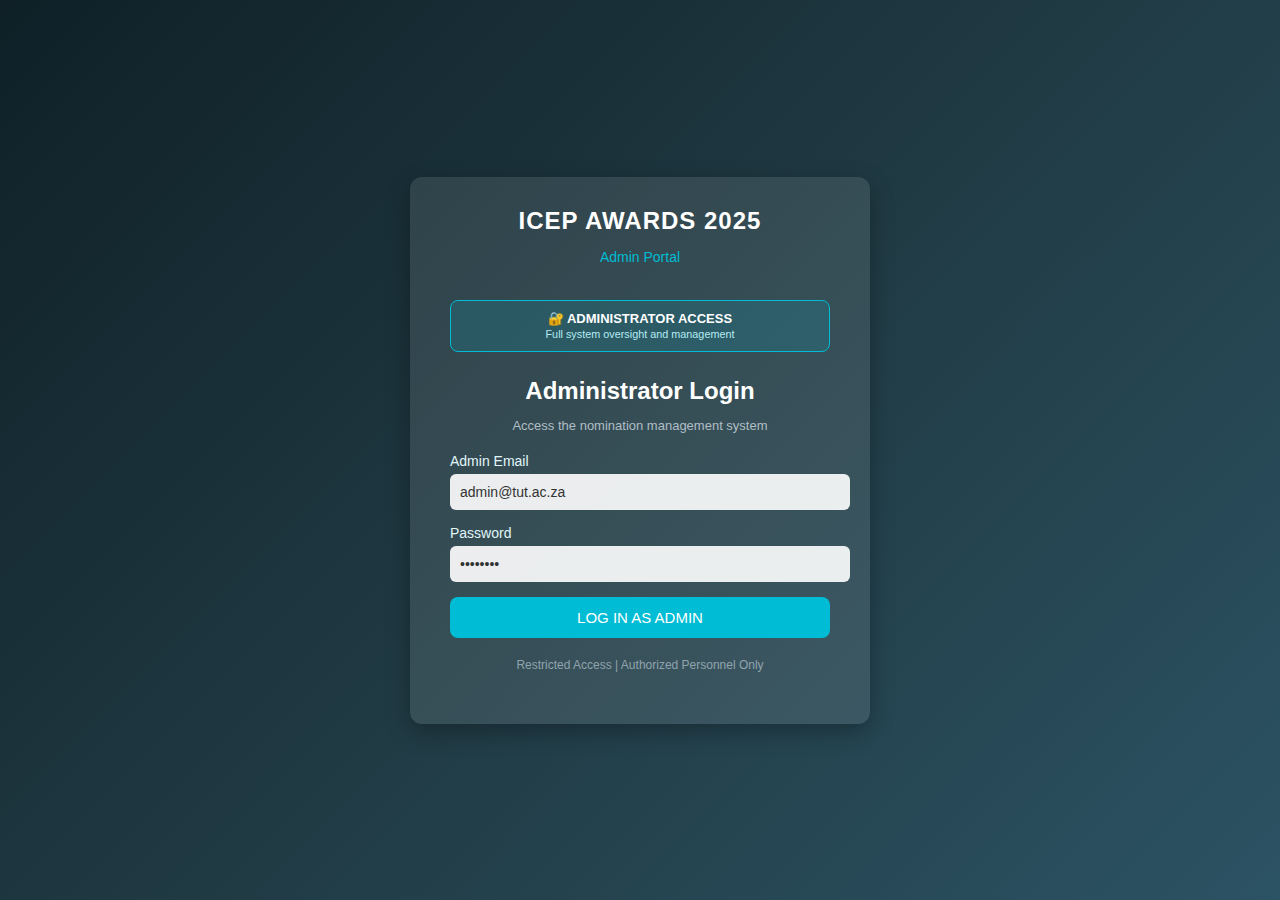
<file: adminlogin.html>
<!DOCTYPE html>
<html lang="en">
<head>
  <meta charset="UTF-8">
  <meta name="viewport" content="width=device-width, initial-scale=1.0">
  <title>ICEP AWARDS 2025 - Admin Portal</title>

  <style>
    /* ========== General Page Styling ========== */
    body {
      margin: 0;
      padding: 0;
      font-family: "Segoe UI", Tahoma, Geneva, Verdana, sans-serif;
      background: linear-gradient(135deg, #0f2027, #203a43, #2c5364);
      color: #fff;
      display: flex;
      justify-content: center;
      align-items: center;
      height: 100vh;
    }

    .container {
      background-color: rgba(255, 255, 255, 0.1);
      padding: 30px;
      border-radius: 12px;
      box-shadow: 0 8px 25px rgba(0, 0, 0, 0.3);
      width: 100%;
      max-width: 400px;
    }

    .header {
      text-align: center;
      margin-bottom: 25px;
    }

    .header h1 {
      margin: 0;
      font-size: 24px;
      letter-spacing: 1px;
      color: #fff;
    }

    .header p {
      color: #00bcd4;
      font-size: 14px;
    }

    .admin-info {
      background-color: rgba(0, 188, 212, 0.15);
      padding: 10px;
      border-radius: 8px;
      text-align: center;
      margin-bottom: 25px;
      border: 1px solid #00bcd4;
      font-size: 13px;
    }

    .login-header {
      text-align: center;
      margin-bottom: 20px;
    }

    .login-header h2 {
      margin: 0;
      color: #fff;
    }

    .login-header p {
      font-size: 13px;
      color: #b0bec5;
    }

    .form-group {
      margin-bottom: 15px;
    }

    .form-group label {
      display: block;
      font-size: 14px;
      margin-bottom: 5px;
      color: #e0f7fa;
    }

    .form-group input {
      width: 100%;
      padding: 10px;
      border-radius: 6px;
      border: none;
      outline: none;
      font-size: 14px;
      background-color: rgba(255, 255, 255, 0.9);
      color: #333;
    }

    .btn {
      background-color: #00bcd4;
      border: none;
      color: #fff;
      padding: 12px;
      font-size: 15px;
      border-radius: 8px;
      cursor: pointer;
      width: 100%;
      transition: 0.3s;
    }

    .btn:hover {
      background-color: #0097a7;
    }

    small {
      color: #b2ebf2;
    }

    .footer-text {
      text-align: center;
      margin-top: 20px;
      color: #90a4ae;
      font-size: 12px;
    }
  </style>

  <script>
    // Login function
    function login() {
    const email = document.getElementById('adminEmail').value.trim();
    const password = document.getElementById('password').value.trim();

        if (!email || !password) {
            alert('Please enter both email and password.');
            return;
        }

        if (!email.endsWith('@tut.ac.za')) {
            alert('Please use your official TUT admin email address (@tut.ac.za)');
            return;
        }

        fetch('admin_dashboard.php', {
            method: 'POST',
            headers: { 'Content-Type': 'application/x-www-form-urlencoded' },
            body: `email=${encodeURIComponent(email)}&password=${encodeURIComponent(password)}`
        })
        .then(response => response.json())
        .then(data => {
            if (data.status === 'success') {
                // Optional: store login info in session/local storage if needed
                sessionStorage.setItem('adminEmail', data.email);
                sessionStorage.setItem('adminName', data.name);
                sessionStorage.setItem('adminCampus', data.campus);

                alert(`Welcome, ${data.name}!`);

                // ✅ Redirect to the admin dashboard page
                window.location.href = 'admin.html';
            } else {
                alert(data.message);
            }
        })
        .catch(err => {
            console.error(err);
            alert('Error connecting to server. Make sure XAMPP is running.');
        });
    }

  </script>
</head>

<body>
  <div class="container">
    <div class="screen" id="screen-login">
      <div class="header">
        <h1>ICEP AWARDS 2025</h1>
        <p>Admin Portal</p>
      </div>

      <div style="padding: 10px;">
        <div class="admin-info">
          <strong>🔐 ADMINISTRATOR ACCESS</strong><br>
          <small>Full system oversight and management</small>
        </div>

        <div class="login-header">
          <h2>Administrator Login</h2>
          <p>Access the nomination management system</p>
        </div>

        <div class="form-group">
          <label for="adminEmail">Admin Email</label>
          <input type="email" id="adminEmail" placeholder="e.g., admin@tut.ac.za" value="admin@tut.ac.za">
        </div>

        <div class="form-group">
          <label for="password">Password</label>
          <input type="password" id="password" placeholder="Enter admin password" value="admin123">
        </div>

        <button class="btn" onclick="login()">LOG IN AS ADMIN</button>

        <div class="footer-text">
          <p>Restricted Access | Authorized Personnel Only</p>
        </div>
      </div>
    </div>
  </div>
</body>
</html>
</file>
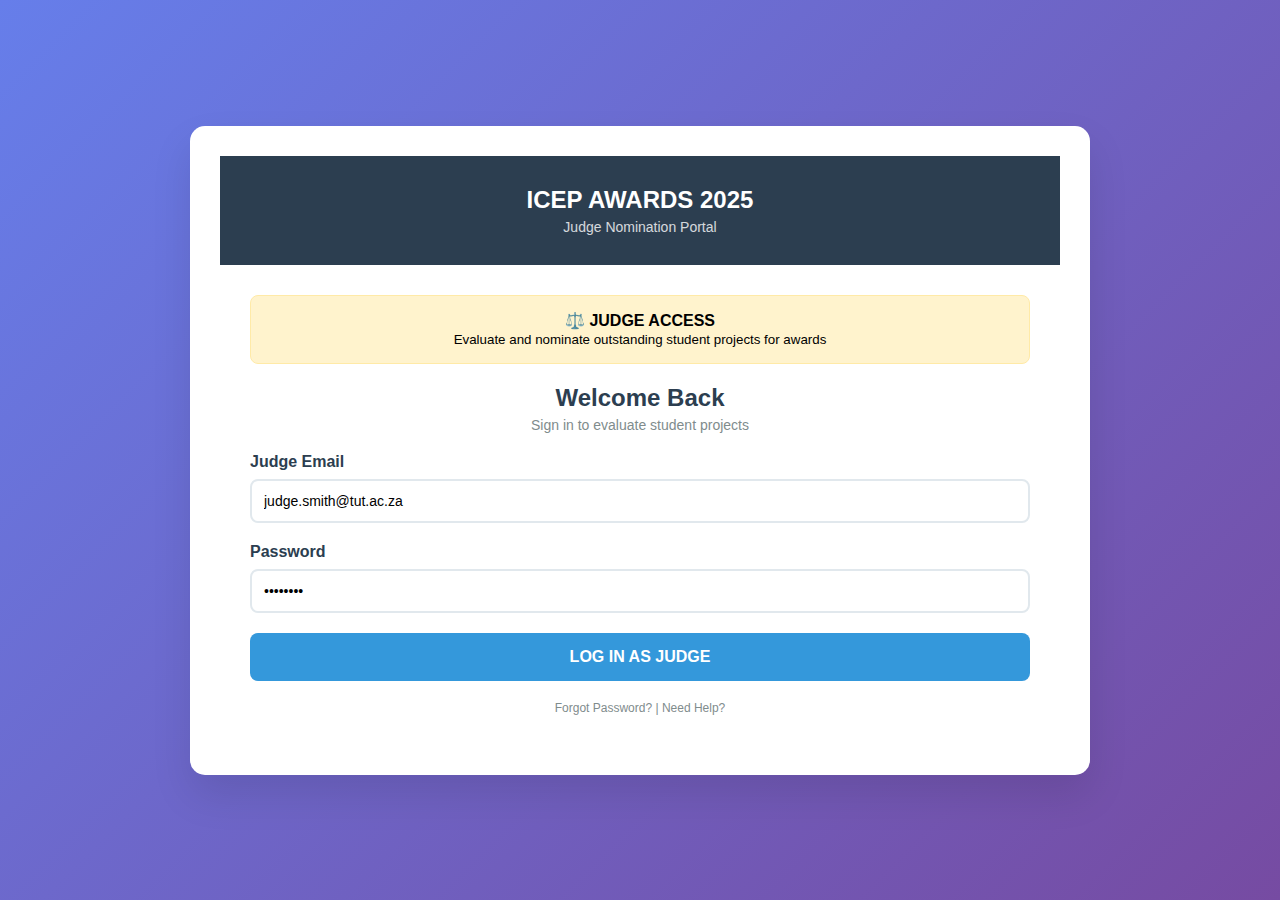
<file: judge.html>
<!DOCTYPE html>
<html lang="en">
<head>
    <meta charset="UTF-8">
    <meta name="viewport" content="width=device-width, initial-scale=1.0">
    <title>ICEP AWARDS 2025 - Judge Nomination Portal</title>
    <link rel="stylesheet" href="assets/judge.css">
</head>
<body>
    <div class="container">
        <!-- Screen 1: Login -->
        <div class="screen active" id="screen-login">
            <div class="header">
                <h1>ICEP AWARDS 2025</h1>
                <p>Judge Nomination Portal</p>
            </div>
            <div style="padding: 30px;">
                <div class="judge-info">
                    <strong>⚖️ JUDGE ACCESS</strong><br>
                    <small>Evaluate and nominate outstanding student projects for awards</small>
                </div>
                
                <div class="login-header">
                    <h2>Welcome Back</h2>
                    <p>Sign in to evaluate student projects</p>
                </div>
                
                <div class="form-group">
                    <label for="judgeEmail">Judge Email</label>
                    <input type="email" id="judgeEmail" placeholder="e.g., name.surname@tut.ac.za" value="judge.smith@tut.ac.za">
                </div>
                <div class="form-group">
                    <label for="password">Password</label>
                    <input type="password" id="password" placeholder="Enter your password" value="password">
                </div>
                <button class="btn btn-block" onclick="login()">LOG IN AS JUDGE</button>
                
                <div style="text-align: center; margin-top: 20px; color: #7f8c8d; font-size: 12px;">
                    <p>Forgot Password? | Need Help?</p>
                </div>
            </div>
        </div>

        <!-- Screen 2: Project Nomination -->
        <div class="screen" id="screen-nomination">
            <div class="header">
                <h1>Project Evaluations</h1>
                <p>Judge: Evaluate and nominate outstanding student projects</p>
            </div>
            <div style="padding: 30px;">
                <div class="progress-info" id="progressInfo">
                    <!-- Progress information will be shown here -->
                </div>

                <div id="incompleteWarning" class="incomplete-categories" style="display: none;">
                    <!-- Incomplete categories warning -->
                </div>

                <!-- Categories will be displayed here -->
                <div id="categories-container">
                    <!-- Categories will be dynamically populated -->
                </div>

                <div class="button-group">
                    <button class="btn btn-secondary" onclick="showScreen('screen-dashboard')">← BACK TO DASHBOARD</button>
                    <button class="btn btn-success" id="submitBtn" onclick="confirmSubmission()">SUBMIT ALL EVALUATIONS</button>
                </div>
            </div>
        </div>

        <!-- Screen 3: Dashboard -->
        <div class="screen" id="screen-dashboard">
            <div class="header">
                <h1>Welcome, <span id="userName">JUDGE SMITH</span></h1>
                <p>ICEP Awards 2025 - Judge Dashboard</p>
            </div>
            <div style="padding: 30px;">
                <div class="form-group">
                    <h3 style="margin-bottom: 15px;">📋 MY PROJECT EVALUATIONS 
                        <span id="completedBadge" class="completed-badge" style="display: none;">COMPLETED</span>
                    </h3>
                    <div id="nominationList">
                        <!-- Nominations will be displayed here -->
                    </div>
                    <div class="view-all-btn" id="viewAllBtn" style="display: none;">
                        <button class="btn btn-outline" onclick="showAllNominations()">View All Evaluations</button>
                    </div>
                </div>
                
                <div class="form-group">
                    <h3 style="margin-bottom: 15px;">🚀 QUICK ACTIONS</h3>
                    <button class="btn btn-block" id="nominationBtn" onclick="showScreen('screen-nomination')">+ EVALUATE PROJECTS</button>
                </div>

                <div style="text-align: center; margin-top: 20px; color: #7f8c8d; font-size: 12px;">
                    <p>Evaluation Period: Jan 15 - Feb 15, 2025</p>
                </div>
            </div>
        </div>

        <!-- Screen 4: All Nominations View -->
        <div class="screen" id="screen-all-nominations">
            <div class="header">
                <h1>All My Project Evaluations</h1>
                <p>Complete overview of your project evaluations</p>
            </div>
            <div style="padding: 30px;">
                <div id="allNominationsList">
                    <!-- All nominations will be displayed here -->
                </div>
                <div class="button-group">
                    <button class="btn btn-secondary" onclick="showScreen('screen-dashboard')">← BACK TO DASHBOARD</button>
                    <button class="btn" onclick="showScreen('screen-nomination')">EDIT EVALUATIONS</button>
                </div>
            </div>
        </div>

        <!-- Screen 5: Confirmation -->
        <div class="screen" id="screen-confirmation">
            <div class="header">
                <h1>Evaluations Submitted!</h1>
                <p>Thank you for your participation</p>
            </div>
            <div style="padding: 30px;">
                <div class="confirmation-icon">✅</div>
                
                <div style="text-align: center; margin-bottom: 30px;">
                    <h3 style="color: #27ae60; margin-bottom: 20px;">ALL PROJECT EVALUATIONS SUBMITTED SUCCESSFULLY!</h3>
                    <p style="color: #7f8c8d; margin-bottom: 20px;">Thank you for evaluating outstanding student projects!</p>
                    
                    <div id="submission-summary" style="text-align: left; background: #f8f9fa; padding: 20px; border-radius: 10px;">
                        <!-- Submission summary will appear here -->
                    </div>
                </div>

                <div class="button-group">
                    <button class="btn btn-block" onclick="showScreen('screen-dashboard')">BACK TO DASHBOARD</button>
                </div>
            </div>
        </div>
    </div>

    <!-- Confirmation Modal -->
    <div class="confirmation-modal" id="confirmationModal" style="display: none;">
        <div class="modal-content">
            <div class="confirmation-icon">⚠️</div>
            <h3 style="margin-bottom: 15px;">Confirm Submission</h3>
            <p style="margin-bottom: 20px; color: #7f8c8d;">You are about to submit your project evaluations. This action cannot be undone. Are you sure you want to proceed?</p>
            <div class="button-group">
                <button class="btn btn-secondary" onclick="closeConfirmation()">CANCEL</button>
                <button class="btn btn-success" onclick="submitAllNominations()">YES, SUBMIT EVALUATIONS</button>
            </div>
        </div>
    </div>

    <script>
        // Updated project data organized by campus with all teams
        let projects = [];

        async function loadProjectsFromDB() {
       try {
        const res = await fetch('fetch_projects.php');
        projects = await res.json();

        if (!Array.isArray(projects) || projects.length === 0) {
            console.warn('⚠️ No projects found in database.');
        }

        createCategorySections();
        populateCategoryProjects();
        updateProgressInfo();
    } catch (error) {
        console.error('Error fetching projects:', error);
    }
}


        // Updated categories with the new names
        const categories = {
            'semester': 'Top Semester Project (All Campus)',
            'mobile': 'Top Mobile Application Project', 
            'web': 'Top Web Application Project'
        };

        const categoryIcons = {
            'semester': '🏆',
            'mobile': '📱', 
            'web': '🌐'
        };

        const campusIcons = {
            'Soshanguve': '🏢',
            'Polokwane': '🏛️',
            'eMalahleni': '🏭'
        };

        let currentJudge = null;
        let allNominations = [];
        let submissionsClosed = false;
        let showAllOnDashboard = false;

        // Create category sections dynamically
        function createCategorySections() {
            const container = document.getElementById('categories-container');
            container.innerHTML = '';
            
            Object.keys(categories).forEach(category => {
                const categorySection = document.createElement('div');
                categorySection.className = 'category-section';
                categorySection.innerHTML = `
                    <div class="category-header">
                        <span>${categoryIcons[category]} ${categories[category]}</span>
                        <span class="status-badge status-pending" id="status-${category}">PENDING</span>
                    </div>
                    
                    <div class="form-group">
                        <label>Select Project to Evaluate:</label>
                        <div class="search-box">
                            <input type="text" id="search-${category}" placeholder="Search projects..." onkeyup="filterProjects('${category}')">
                        </div>
                        <div id="${category}-projects">
                            <!-- Projects for this category will be populated here -->
                        </div>
                        <div class="project-count" id="${category}-count"></div>
                    </div>

                    <div id="${category}-nominations">
                        <!-- Nominations for this category will appear here -->
                    </div>
                `;
                container.appendChild(categorySection);
            });
        }

        // Update progress information
        function updateProgressInfo() {
            const completedCount = allNominations.length;
            const totalCategories = Object.keys(categories).length;
            const progressInfo = document.getElementById('progressInfo');
            const submitBtn = document.getElementById('submitBtn');
            
            progressInfo.innerHTML = `
                <strong>Evaluation Progress:</strong> ${completedCount}/${totalCategories} categories completed
                ${completedCount === totalCategories ? 
                    '<span style="color: #27ae60; margin-left: 10px;">✓ Ready to submit!</span>' : 
                    '<span style="color: #e74c3c; margin-left: 10px;">Please complete all categories</span>'
                }
            `;

            // Update submit button state
            submitBtn.disabled = completedCount !== totalCategories;
        }

        // Update category status badges
        function updateCategoryStatus() {
            Object.keys(categories).forEach(category => {
                const nomination = allNominations.find(nom => nom.category === category);
                const statusElement = document.getElementById(`status-${category}`);
                
                if (nomination) {
                    statusElement.textContent = 'COMPLETED';
                    statusElement.className = 'status-badge status-completed';
                } else {
                    statusElement.textContent = 'PENDING';
                    statusElement.className = 'status-badge status-pending';
                }
            });
        }

        // Show incomplete categories warning
        function updateIncompleteWarning() {
            const incompleteWarning = document.getElementById('incompleteWarning');
            const incompleteCategories = Object.keys(categories).filter(category => {
                const nomination = allNominations.find(nom => nom.category === category);
                return !nomination;
            });

            if (incompleteCategories.length > 0) {
                incompleteWarning.style.display = 'block';
                incompleteWarning.innerHTML = `
                    <strong>⚠️ Incomplete Categories:</strong> 
                    Please complete evaluations for: ${incompleteCategories.map(cat => categories[cat]).join(', ')}
                `;
            } else {
                incompleteWarning.style.display = 'none';
            }
        }

        // Update dashboard nominations list (showing only 2 nominations)
        function updateDashboardNominations() {
            const nominationList = document.getElementById('nominationList');
            const viewAllBtn = document.getElementById('viewAllBtn');
            
            if (allNominations.length === 0) {
                nominationList.innerHTML = `
                    <div style="background: #f8f9fa; padding: 15px; border-radius: 8px; margin-bottom: 10px;">
                        <div style="font-weight: 600;">No project evaluations yet</div>
                        <div style="color: #7f8c8d; font-size: 12px; margin-top: 5px;">Start evaluating projects to see them here</div>
                    </div>
                `;
                viewAllBtn.style.display = 'none';
            } else {
                // Show only first 2 nominations
                const displayedNominations = showAllOnDashboard ? allNominations : allNominations.slice(0, 2);
                const hiddenCount = allNominations.length - displayedNominations.length;
                
                nominationList.innerHTML = displayedNominations.map(nomination => `
                    <div style="background: #f8f9fa; padding: 15px; border-radius: 8px; margin-bottom: 10px;">
                        <div style="font-weight: 600;">${categories[nomination.category]}</div>
                        <div style="color: #7f8c8d; font-size: 12px;">Project: ${nomination.project.name}</div>
                        <div style="color: #7f8c8d; font-size: 11px;">Team: ${nomination.project.team}</div>
                        <div style="color: #27ae60; font-size: 12px; margin-top: 5px;">
                            ✓ Completed
                        </div>
                    </div>
                `).join('');

                // Show "View All" button if there are more than 2 nominations
                if (allNominations.length > 2 && !showAllOnDashboard) {
                    viewAllBtn.style.display = 'block';
                    viewAllBtn.innerHTML = `
                        <button class="btn btn-outline" onclick="showAllNominations()">
                            View All Evaluations (${hiddenCount} more)
                        </button>
                    `;
                } else if (showAllOnDashboard) {
                    viewAllBtn.style.display = 'block';
                    viewAllBtn.innerHTML = `
                        <button class="btn btn-outline" onclick="showLessNominations()">
                            Show Less
                        </button>
                    `;
                } else {
                    viewAllBtn.style.display = 'none';
                }

                // Show nomination count
                nominationList.innerHTML += `
                    <div class="nomination-count">
                        ${allNominations.length} project evaluation${allNominations.length !== 1 ? 's' : ''} total
                    </div>
                `;
            }
        }

        // Show all nominations on dashboard
        function showAllNominations() {
            showAllOnDashboard = true;
            updateDashboardNominations();
        }

        // Show less nominations on dashboard
        function showLessNominations() {
            showAllOnDashboard = false;
            updateDashboardNominations();
        }

        // Show all nominations in separate screen
        function showAllNominationsScreen() {
            const allNominationsList = document.getElementById('allNominationsList');
            
            if (allNominations.length === 0) {
                allNominationsList.innerHTML = `
                    <div style="background: #f8f9fa; padding: 15px; border-radius: 8px; margin-bottom: 10px;">
                        <div style="font-weight: 600;">No project evaluations yet</div>
                        <div style="color: #7f8c8d; font-size: 12px; margin-top: 5px;">Start evaluating projects to see them here</div>
                    </div>
                `;
            } else {
                allNominationsList.innerHTML = allNominations.map(nomination => `
                    <div class="category-section">
                        <div class="category-header">
                            <span>${categoryIcons[nomination.category]} ${categories[nomination.category]}</span>
                            <span class="status-badge status-completed">
                                COMPLETED
                            </span>
                        </div>
                        <div style="background: white; padding: 15px; border-radius: 8px;">
                            <div style="margin-bottom: 10px;">
                                <strong>Project:</strong> ${nomination.project.name}<br>
                                <strong>Team:</strong> ${nomination.project.team}<br>
                                <strong>Campus:</strong> ${nomination.project.campus}<br>
                                <strong>Project ID:</strong> ${nomination.project.id}
                            </div>
                        </div>
                    </div>
                `).join('');
            }
            
            showScreen('screen-all-nominations');
        }

        // Filter and display projects for each category
        function populateCategoryProjects() {
            Object.keys(categories).forEach(category => {
                const container = document.getElementById(`${category}-projects`);
                const searchTerm = document.getElementById(`search-${category}`).value.toLowerCase();
                
                // All projects are eligible for all categories (judges can nominate any project for any category)
                const filteredProjects = projects.filter(project => 
                    project.name.toLowerCase().includes(searchTerm) || 
                    project.team.toLowerCase().includes(searchTerm) ||
                    project.description.toLowerCase().includes(searchTerm) ||
                    project.category.toLowerCase().includes(searchTerm) ||
                    project.campus.toLowerCase().includes(searchTerm)
                );
                
                container.innerHTML = '';
                
                // Group projects by campus
                const projectsByCampus = {};
                filteredProjects.forEach(project => {
                    if (!projectsByCampus[project.campus]) {
                        projectsByCampus[project.campus] = [];
                    }
                    projectsByCampus[project.campus].push(project);
                });
                
                // Create campus sections
                Object.keys(projectsByCampus).forEach(campus => {
                    const campusSection = document.createElement('div');
                    campusSection.className = 'campus-section';
                    campusSection.innerHTML = `
                        <div class="campus-header">
                            <span class="campus-icon">${campusIcons[campus]}</span>
                            <span>${campus} Campus</span>
                        </div>
                        <div class="projects-grid" id="${category}-${campus}-projects">
                            <!-- Projects for this campus will be populated here -->
                        </div>
                    `;
                    container.appendChild(campusSection);
                    
                    const campusProjectsContainer = document.getElementById(`${category}-${campus}-projects`);
                    
                    projectsByCampus[campus].forEach(project => {
                        const card = document.createElement('div');
                        
                        // Check if this category already has a nomination
                        const hasNomination = allNominations.some(nom => nom.category === category);
                        const isNominated = allNominations.some(nom => 
                            nom.project.id === project.id && nom.category === category
                        );
                        
                        card.className = `project-card ${hasNomination && !isNominated ? 'disabled' : ''}`;
                        card.innerHTML = `
                            <div class="project-name">${project.name}</div>
                            <div class="project-team">👥 ${project.team}</div>
                            <div class="project-team">📁 ${project.category} • 🎓 ${project.year} • 🏫 ${project.campus}</div>
                            <div class="project-description">${project.description}</div>
                            ${isNominated ? '<div style="color: #27ae60; font-size: 11px; margin-top: 5px;">✓ Evaluated</div>' : ''}
                        `;
                        
                        if ((!hasNomination || isNominated) && !submissionsClosed) {
                            card.onclick = () => addNomination(category, project);
                        }
                        
                        campusProjectsContainer.appendChild(card);
                    });
                });

                // Update project count
                const nominatedCount = allNominations.filter(nom => nom.category === category).length;
                document.getElementById(`${category}-count`).textContent = 
                    `${filteredProjects.length} projects available • ${nominatedCount}/1 evaluated`;
            });

            updateProgressInfo();
            updateCategoryStatus();
            updateIncompleteWarning();
            updateDashboardNominations();
        }

        // Search filter function
        function filterProjects(category) {
            const container = document.getElementById(`${category}-projects`);
            const searchTerm = document.getElementById(`search-${category}`).value.toLowerCase();
            
            container.innerHTML = '';
            
            const filteredProjects = projects.filter(project => 
                project.name.toLowerCase().includes(searchTerm) || 
                project.team.toLowerCase().includes(searchTerm) ||
                project.description.toLowerCase().includes(searchTerm) ||
                project.category.toLowerCase().includes(searchTerm) ||
                project.campus.toLowerCase().includes(searchTerm)
            );
            
            // Group projects by campus
            const projectsByCampus = {};
            filteredProjects.forEach(project => {
                if (!projectsByCampus[project.campus]) {
                    projectsByCampus[project.campus] = [];
                }
                projectsByCampus[project.campus].push(project);
            });
            
            // Create campus sections
            Object.keys(projectsByCampus).forEach(campus => {
                const campusSection = document.createElement('div');
                campusSection.className = 'campus-section';
                campusSection.innerHTML = `
                    <div class="campus-header">
                        <span class="campus-icon">${campusIcons[campus]}</span>
                        <span>${campus} Campus</span>
                    </div>
                    <div class="projects-grid" id="${category}-${campus}-projects">
                        <!-- Projects for this campus will be populated here -->
                    </div>
                `;
                container.appendChild(campusSection);
                
                const campusProjectsContainer = document.getElementById(`${category}-${campus}-projects`);
                
                projectsByCampus[campus].forEach(project => {
                    const card = document.createElement('div');
                    
                    // Check if this category already has a nomination
                    const hasNomination = allNominations.some(nom => nom.category === category);
                    const isNominated = allNominations.some(nom => 
                        nom.project.id === project.id && nom.category === category
                    );
                    
                    card.className = `project-card ${hasNomination && !isNominated ? 'disabled' : ''}`;
                    card.innerHTML = `
                        <div class="project-name">${project.name}</div>
                        <div class="project-team">👥 ${project.team}</div>
                        <div class="project-team">📁 ${project.category} • 🎓 ${project.year} • 🏫 ${project.campus}</div>
                        <div class="project-description">${project.description}</div>
                        ${isNominated ? '<div style="color: #27ae60; font-size: 11px; margin-top: 5px;">✓ Evaluated</div>' : ''}
                    `;
                    
                    if ((!hasNomination || isNominated) && !submissionsClosed) {
                        card.onclick = () => addNomination(category, project);
                    }
                    
                    campusProjectsContainer.appendChild(card);
                });
            });
        }

        // Add a nomination to the list
        function addNomination(category, project) {
            if (submissionsClosed) return;
            
            // Check if this category already has a nomination
            const existingCategoryNomination = allNominations.find(nom => nom.category === category);
            
            if (existingCategoryNomination) {
                // Replace the existing nomination
                allNominations = allNominations.filter(nom => nom.category !== category);
            }

            const nomination = {
                id: Date.now(), // Unique ID
                category: category,
                project: project
            };

            allNominations.push(nomination);
            updateNominationDisplay();
            populateCategoryProjects(); // Refresh project lists to show disabled state
        }

        // Remove a nomination
        function removeNomination(nominationId) {
            if (submissionsClosed) return;
            
            allNominations = allNominations.filter(nom => nom.id !== nominationId);
            updateNominationDisplay();
            populateCategoryProjects(); // Refresh project lists to re-enable cards
        }

        // Update the nomination forms display
        function updateNominationDisplay() {
            Object.keys(categories).forEach(category => {
                const container = document.getElementById(`${category}-nominations`);
                container.innerHTML = '';
                
                const categoryNominations = allNominations.filter(nom => nom.category === category);
                
                if (categoryNominations.length > 0) {
                    categoryNominations.forEach(nomination => {
                        const nominationElement = document.createElement('div');
                        nominationElement.className = 'nomination-item';
                        nominationElement.innerHTML = `
                            <div class="nomination-header">
                                <strong>${nomination.project.name}</strong>
                                ${!submissionsClosed ? `<button class="remove-btn" onclick="removeNomination(${nomination.id})">Remove</button>` : ''}
                            </div>
                            <div style="margin-bottom: 10px;">
                                <small style="color: #7f8c8d;">Team: ${nomination.project.team} | Category: ${nomination.project.category} | Campus: ${nomination.project.campus}</small>
                            </div>
                            <div style="color: #27ae60; font-weight: 600; margin-top: 10px;">
                                ✓ Project nominated for ${categories[category]}
                            </div>
                        `;
                        container.appendChild(nominationElement);
                    });
                }
            });
        }

        // Show confirmation modal
        function confirmSubmission() {
            // Check if all categories are completed
            const incompleteCategories = Object.keys(categories).filter(category => {
                const nomination = allNominations.find(nom => nom.category === category);
                return !nomination;
            });

            if (incompleteCategories.length > 0) {
                alert(`Please complete all categories before submitting. Incomplete: ${incompleteCategories.map(cat => categories[cat]).join(', ')}`);
                return;
            }

            document.getElementById('confirmationModal').style.display = 'flex';
        }

        // Close confirmation modal
        function closeConfirmation() {
            document.getElementById('confirmationModal').style.display = 'none';
        }

        // Submit all nominations
        async function submitAllNominations() {
    closeConfirmation();
    submissionsClosed = true;

    const nominationBtn = document.getElementById('nominationBtn');
    nominationBtn.disabled = true;
    nominationBtn.innerHTML = '✅ EVALUATIONS COMPLETED';
    nominationBtn.classList.remove('btn');
    nominationBtn.classList.add('btn-secondary');

    document.getElementById('completedBadge').style.display = 'inline-block';

    updateDashboardNominations();

    const evaluations = allNominations.map(nom => ({
        project_id: nom.project.id,
        score: 10, // optional: you can later add a field for score input
        comments: `Judge selected ${nom.project.name} for ${categories[nom.category]}`
    }));

    try {
        const response = await fetch('save_nominations.php', {
            method: 'POST',
            headers: { 'Content-Type': 'application/json' },
            body: JSON.stringify({ evaluations })
        });

        const result = await response.json();
        if (result.status === 'success') {
            console.log('✅ Saved to database:', result);
            showScreen('screen-confirmation');
        } else {
            alert('⚠️ ' + result.message);
        }
    } catch (err) {
        console.error('Error submitting evaluations:', err);
        alert('❌ Could not save evaluations.');
    }

    // Show summary
    const summary = document.getElementById('submission-summary');
    summary.innerHTML = '<h4>Your submitted project evaluations:</h4>';

    allNominations.forEach(nomination => {
        summary.innerHTML += `
            <div style="margin: 10px 0; padding: 10px; background: white; border-radius: 5px;">
                <strong>${categories[nomination.category]}</strong><br>
                <em>Project: ${nomination.project.name}</em><br>
                <small>Team: ${nomination.project.team} | Campus: ${nomination.project.campus}</small>
            </div>
        `;
    });

    summary.innerHTML += `<div style="margin-top: 15px; padding: 10px; background: #27ae60; color: white; border-radius: 5px;">
        <strong>Total Project Evaluations Submitted: ${allNominations.length}</strong><br>
        <small>Your evaluations have been saved successfully.</small>
    </div>`;
}

// Judge login function
function login() {
    const email = document.getElementById('judgeEmail').value.trim();
    const password = document.getElementById('password').value.trim();

    if (!email || !password) {
        alert("Please enter both email and password.");
        return;
    }

    fetch('judge_login.php', {
        method: 'POST',
        headers: { 'Content-Type': 'application/x-www-form-urlencoded' },
        body: `email=${encodeURIComponent(email)}&password=${encodeURIComponent(password)}`
    })
    .then(res => res.json())
    .then(data => {
        if (data.status === 'success') {
            alert(`Welcome, ${data.name}!`);
            if (typeof showScreen === 'function') showScreen('screen-dashboard');
        } else {
            alert(data.message);
        }
    })
    .catch(err => {
        console.error(err);
        alert('Server error. Please ensure Apache and MySQL are running.');
    });
}





        function showScreen(screenId) {
            // Hide all screens
            document.querySelectorAll('.screen').forEach(screen => {
                screen.classList.remove('active');
            });
            
            // Show target screen
            document.getElementById(screenId).classList.add('active');
        }

        // Initialize
        document.addEventListener('DOMContentLoaded', function() {
            // Pre-fill with test data for demo
            document.getElementById('judgeEmail').value = 'judge.smith@tut.ac.za';
            document.getElementById('password').value = 'password';
        });

        document.addEventListener('DOMContentLoaded', loadProjectsFromDB);

    </script>
</body>
</html>
</file>
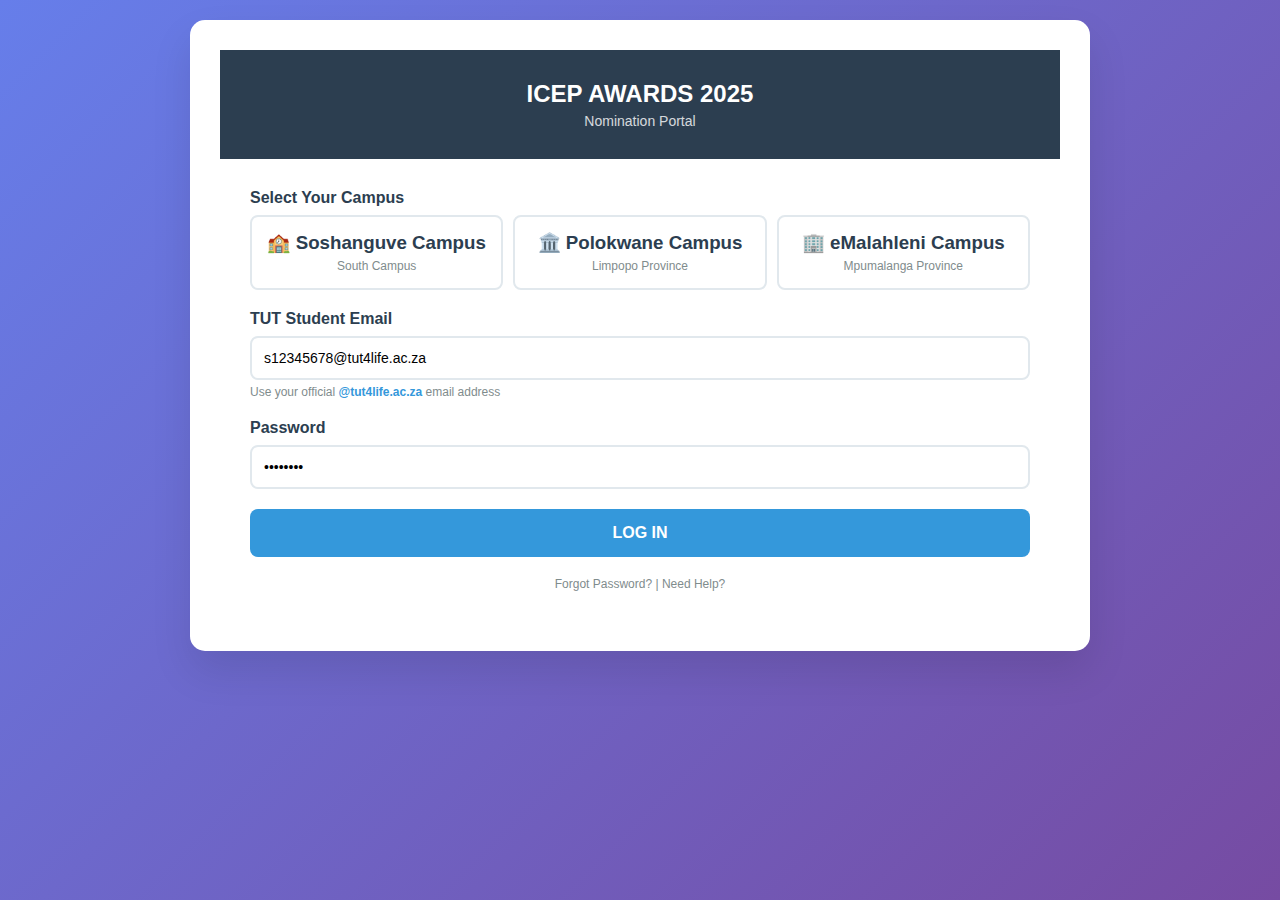
<file: student.html>
<!DOCTYPE html>
<html lang="en">
<head>
    <meta charset="UTF-8">
    <meta name="viewport" content="width=device-width, initial-scale=1.0">
    <title>ICEP AWARDS 2025 - Nomination Portal</title>
    <link rel="stylesheet" href="assets/student.css">
   
</head>
<body>
    <div class="container">
        <!-- Screen 1: Login -->
        <div class="screen active" id="screen-login">
            <div class="header">
                <h1>ICEP AWARDS 2025</h1>
                <p>Nomination Portal</p>
            </div>
            <div style="padding: 30px;">
                <div class="form-group">
                    <label>Select Your Campus</label>
                    <div class="campus-selector">
                        <div class="campus-option" onclick="selectCampus('sosha')">
                            <h3>🏫 Soshanguve Campus</h3>
                            <p>South Campus</p>
                        </div>
                        <div class="campus-option" onclick="selectCampus('polokwane')">
                            <h3>🏛️ Polokwane Campus</h3>
                            <p>Limpopo Province</p>
                        </div>
                        <div class="campus-option" onclick="selectCampus('emalahleni')">
                            <h3>🏢 eMalahleni Campus</h3>
                            <p>Mpumalanga Province</p>
                        </div>
                    </div>
                </div>

                <div class="form-group">
                    <label for="studentEmail">TUT Student Email</label>
                    <input type="email" id="studentEmail" placeholder="e.g., s12345678@tut4life.ac.za" value="s12345678@tut4life.ac.za">
                    <div style="font-size: 12px; color: #7f8c8d; margin-top: 5px;">
                        Use your official <span class="email-domain">@tut4life.ac.za</span> email address
                    </div>
                </div>
                <div class="form-group">
                    <label for="password">Password</label>
                    <input type="password" id="password" placeholder="Enter your password" value="password">
                </div>
                <button class="btn btn-block" onclick="login()">LOG IN</button>
                
                <div style="text-align: center; margin-top: 20px; color: #7f8c8d; font-size: 12px;">
                    <p>Forgot Password? | Need Help?</p>
                </div>
            </div>
        </div>

        <!-- Screen 2: Nomination -->
        <div class="screen" id="screen-nomination">
            <div class="header">
                <h1>Student Nominations</h1>
                <p>Nominate one student for each category</p>
            </div>
            <div style="padding: 30px;">
                <div class="progress-info" id="progressInfo">
                    <!-- Progress information will be shown here -->
                </div>

                <div id="incompleteWarning" class="incomplete-categories" style="display: none;">
                    <!-- Incomplete categories warning -->
                </div>

                <!-- Categories will be displayed here -->
                <div id="categories-container">
                    <!-- Categories will be dynamically populated -->
                </div>

                <div class="button-group">
                    <button class="btn btn-secondary" onclick="showScreen('screen-dashboard')">← BACK TO DASHBOARD</button>
                    <button class="btn btn-success" id="submitBtn" onclick="confirmSubmission()">SUBMIT ALL NOMINATIONS</button>
                </div>
            </div>
        </div>

        <!-- Screen 3: Dashboard -->
        <div class="screen" id="screen-dashboard">
            <div class="header">
                <h1>Welcome, <span id="userName">JOHN DOE</span></h1>
                <p>ICEP Awards 2024 Dashboard - <span id="campusName">Soshanguve Campus</span></p>
            </div>
            <div style="padding: 30px;">
                <div class="form-group">
                    <h3 style="margin-bottom: 15px;">📋 MY NOMINATIONS 
                        <span id="completedBadge" class="completed-badge" style="display: none;">COMPLETED</span>
                    </h3>
                    <div id="nominationList">
                        <!-- Nominations will be displayed here -->
                    </div>
                    <div class="view-all-btn" id="viewAllBtn" style="display: none;">
                        <button class="btn btn-outline" onclick="showAllNominationsScreen()">View All Nominations</button>
                    </div>
                </div>
                
                <div class="form-group">
                    <h3 style="margin-bottom: 15px;">🚀 QUICK ACTIONS</h3>
                    <button class="btn btn-block" id="nominationBtn" onclick="showScreen('screen-nomination')">+ START NOMINATION</button>
                </div>

                <div style="text-align: center; margin-top: 20px; color: #7f8c8d; font-size: 12px;">
                    <p>Nomination Period: Jan 15 - Feb 15, 2024</p>
                </div>
            </div>
        </div>

        <!-- Screen 4: All Nominations View -->
        <div class="screen" id="screen-all-nominations">
            <div class="header">
                <h1>All My Nominations</h1>
                <p>Complete overview of your nominations</p>
            </div>
            <div style="padding: 30px;">
                <div id="allNominationsList">
                    <!-- All nominations will be displayed here -->
                </div>
                <div class="button-group">
                    <button class="btn btn-secondary" onclick="showScreen('screen-dashboard')">← BACK TO DASHBOARD</button>
                    <button class="btn btn-outline" id="viewLessBtn" onclick="showLessNominations()">VIEW LESS</button>
                </div>
            </div>
        </div>

        <!-- Screen 5: Confirmation -->
        <div class="screen" id="screen-confirmation">
            <div class="header">
                <h1>Nominations Submitted!</h1>
                <p>Thank you for your participation</p>
            </div>
            <div style="padding: 30px;">
                <div class="confirmation-icon">✅</div>
                
                <div style="text-align: center; margin-bottom: 30px;">
                    <h3 style="color: #27ae60; margin-bottom: 20px;">ALL NOMINATIONS SUBMITTED SUCCESSFULLY!</h3>
                    <p style="color: #7f8c8d; margin-bottom: 20px;">You have completed the nomination process. Thank you for recognizing your peers!</p>
                    
                    <div id="submission-summary" style="text-align: left; background: #f8f9fa; padding: 20px; border-radius: 10px;">
                        <!-- Submission summary will appear here -->
                    </div>
                </div>

                <div class="button-group">
                    <button class="btn btn-block" onclick="showScreen('screen-dashboard')">BACK TO DASHBOARD</button>
                </div>
            </div>
        </div>
    </div>

    <!-- Confirmation Modal -->
    <div class="confirmation-modal" id="confirmationModal" style="display: none;">
        <div class="modal-content">
            <div class="confirmation-icon">⚠️</div>
            <h3 style="margin-bottom: 15px;">Confirm Submission</h3>
            <p style="margin-bottom: 20px; color: #7f8c8d;">You are about to submit your nominations. This action cannot be undone. Are you sure you want to proceed?</p>
            <div class="button-group">
                <button class="btn btn-secondary" onclick="closeConfirmation()">CANCEL</button>
                <button class="btn btn-success" onclick="submitAllNominations()">YES, SUBMIT NOMINATIONS</button>
            </div>
        </div>
    </div>

    <script>
        // Campus-specific student data
        let campusStudents = {};
        let campusCategories = {};
        let categoryQuestions = {};

        let selectedCampus = 'sosha';
        let students = [];
        let categories = {};
        let allNominations = [];
        let submissionsClosed = false;
        let showAllOnDashboard = false;

        // Load all data from the backend
        async function loadCampusData(campus = 'sosha') {
        selectedCampus = campus;

        // Fetch data from PHP APIs
        const [studentsRes, categoriesRes, questionsRes] = await Promise.all([
          fetch(`get_students.php?campus=${campus}`).then(res => res.json()),
          fetch(`get_categories.php?campus=${campus}`).then(res => res.json()),
          fetch(`get_questions.php`).then(res => res.json())
      ]);

        students = studentsRes;
        categories = categoriesRes;
        categoryQuestions = questionsRes;

         // Refresh UI
         createCategorySections();
         populateCategoryStudents();
         updateDashboardNominations();
        }

        // Campus selection function
        function selectCampus(campus) {
        selectedCampus = campus;
        document.querySelectorAll('.campus-option').forEach(option => {
        option.classList.remove('selected');
        });
        event.currentTarget.classList.add('selected');
        loadCampusData(campus); // reload dynamic data
      }


        // Create category sections dynamically
        function createCategorySections() {
            const container = document.getElementById('categories-container');
            container.innerHTML = '';
            
            Object.keys(categories).forEach(category => {
                const categorySection = document.createElement('div');
                categorySection.className = 'category-section';
                categorySection.innerHTML = `
                    <div class="category-header">
                        <span>${getCategoryIcon(category)} ${categories[category]}</span>
                        <span class="status-badge status-pending" id="status-${category}">PENDING</span>
                    </div>
                    
                    <div class="form-group">
                        <label>Select Student to Nominate:</label>
                        <div class="search-box">
                            <input type="text" id="search-${category}" placeholder="Search students..." onkeyup="filterStudents('${category}')">
                        </div>
                        <div class="students-grid" id="${category}-students">
                            <!-- Students for this category will be populated here -->
                        </div>
                        <div class="student-count" id="${category}-count"></div>
                    </div>

                    <div id="${category}-nominations">
                        <!-- Nominations for this category will appear here -->
                    </div>
                `;
                container.appendChild(categorySection);
            });
        }

        // Get category icon
        function getCategoryIcon(category) {
            const icons = {
                'overall': '🏆',
                'supportive': '🤝',
                'full_stack': '🔧',
                'punctual': '⏰',
                'scrum_master': '👨‍💼',
                'developer': '👨‍💻',
                'business_analyst': '📊',
                'tester': '🔍'
            };
            return icons[category] || '🎯';
        }

        // Update progress information
        function updateProgressInfo() {
            const completedCount = allNominations.filter(nom => nom.reason.trim()).length;
            const totalCategories = Object.keys(categories).length;
            const progressInfo = document.getElementById('progressInfo');
            const submitBtn = document.getElementById('submitBtn');
            
            progressInfo.innerHTML = `
                <strong>Nomination Progress:</strong> ${completedCount}/${totalCategories} categories completed
                ${completedCount === totalCategories ? 
                    '<span style="color: #27ae60; margin-left: 10px;">✓ Ready to submit!</span>' : 
                    '<span style="color: #e74c3c; margin-left: 10px;">Please complete all categories</span>'
                }
            `;

            // Update submit button state
            submitBtn.disabled = completedCount !== totalCategories;
        }

        // Update category status badges
        function updateCategoryStatus() {
            Object.keys(categories).forEach(category => {
                const nomination = allNominations.find(nom => nom.category === category);
                const statusElement = document.getElementById(`status-${category}`);
                
                if (nomination && nomination.reason.trim()) {
                    statusElement.textContent = 'COMPLETED';
                    statusElement.className = 'status-badge status-completed';
                } else {
                    statusElement.textContent = 'PENDING';
                    statusElement.className = 'status-badge status-pending';
                }
            });
        }

        // Show incomplete categories warning
        function updateIncompleteWarning() {
            const incompleteWarning = document.getElementById('incompleteWarning');
            const incompleteCategories = Object.keys(categories).filter(category => {
                const nomination = allNominations.find(nom => nom.category === category);
                return !nomination || !nomination.reason.trim();
            });

            if (incompleteCategories.length > 0) {
                incompleteWarning.style.display = 'block';
                incompleteWarning.innerHTML = `
                    <strong>⚠️ Incomplete Categories:</strong> 
                    Please complete nominations for: ${incompleteCategories.map(cat => categories[cat]).join(', ')}
                `;
            } else {
                incompleteWarning.style.display = 'none';
            }
        }

        // Update dashboard nominations list (showing only 2 nominations)
        function updateDashboardNominations() {
            const nominationList = document.getElementById('nominationList');
            const viewAllBtn = document.getElementById('viewAllBtn');
            
            if (allNominations.length === 0) {
                nominationList.innerHTML = `
                    <div style="background: #f8f9fa; padding: 15px; border-radius: 8px; margin-bottom: 10px;">
                        <div style="font-weight: 600;">No nominations yet</div>
                        <div style="color: #7f8c8d; font-size: 12px; margin-top: 5px;">Start nominating to see your selections here</div>
                    </div>
                `;
                viewAllBtn.style.display = 'none';
            } else {
                // Show only first 2 nominations
                const displayedNominations = showAllOnDashboard ? allNominations : allNominations.slice(0, 2);
                const hiddenCount = allNominations.length - displayedNominations.length;
                
                nominationList.innerHTML = displayedNominations.map(nomination => `
                    <div style="background: #f8f9fa; padding: 15px; border-radius: 8px; margin-bottom: 10px;">
                        <div style="font-weight: 600;">${categories[nomination.category]}</div>
                        <div style="color: #7f8c8d; font-size: 12px;">Nominee: ${nomination.student.name}</div>
                        <div style="color: ${nomination.reason.trim() ? '#27ae60' : '#e74c3c'}; font-size: 12px; margin-top: 5px;">
                            ${nomination.reason.trim() ? '✓ Completed' : '⏳ Pending reason'}
                        </div>
                    </div>
                `).join('');

                // Show "View All" button if there are more than 2 nominations
                if (allNominations.length > 2 && !showAllOnDashboard) {
                    viewAllBtn.style.display = 'block';
                    viewAllBtn.innerHTML = `
                        <button class="btn btn-outline" onclick="showAllNominationsScreen()">
                            View All Nominations (${hiddenCount} more)
                        </button>
                    `;
                } else if (showAllOnDashboard) {
                    viewAllBtn.style.display = 'block';
                    viewAllBtn.innerHTML = `
                        <button class="btn btn-outline" onclick="showLessNominations()">
                            Show Less
                        </button>
                    `;
                } else {
                    viewAllBtn.style.display = 'none';
                }

                // Show nomination count
                nominationList.innerHTML += `
                    <div class="nomination-count">
                        ${allNominations.length} nomination${allNominations.length !== 1 ? 's' : ''} total
                    </div>
                `;
            }
        }

        // Show all nominations on dashboard
        function showAllNominations() {
            showAllOnDashboard = true;
            updateDashboardNominations();
        }

        // Show less nominations on dashboard
        function showLessNominations() {
            showAllOnDashboard = false;
            updateDashboardNominations();
            showScreen('screen-dashboard');
        }

        // Show all nominations in separate screen
        function showAllNominationsScreen() {
            const allNominationsList = document.getElementById('allNominationsList');
            
            if (allNominations.length === 0) {
                allNominationsList.innerHTML = `
                    <div style="background: #f8f9fa; padding: 15px; border-radius: 8px; margin-bottom: 10px;">
                        <div style="font-weight: 600;">No nominations yet</div>
                        <div style="color: #7f8c8d; font-size: 12px; margin-top: 5px;">Start nominating to see your selections here</div>
                    </div>
                `;
            } else {
                allNominationsList.innerHTML = allNominations.map(nomination => `
                    <div class="category-section">
                        <div class="category-header">
                            <span>${getCategoryIcon(nomination.category)} ${categories[nomination.category]}</span>
                            <span class="status-badge ${nomination.reason.trim() ? 'status-completed' : 'status-pending'}">
                                ${nomination.reason.trim() ? 'COMPLETED' : 'PENDING'}
                            </span>
                        </div>
                        <div class="student-profile">
                            <div style="font-size: 40px;">${nomination.student.avatar}</div>
                            <div class="student-info">
                                <h4>${nomination.student.name} <span class="project-badge">${nomination.student.project}</span> <span class="campus-badge">${getCampusName(selectedCampus)}</span></h4>
                                <p><strong>Role:</strong> ${nomination.student.role}</p>
                                <p><strong>Student Number:</strong> ${nomination.student.id}</p>
                                <p><strong>Email:</strong> ${nomination.student.email}</p>
                                <p><strong>Programme:</strong> ${nomination.student.programme}</p>
                                <p><strong>Specialization:</strong> ${nomination.student.specialization}</p>
                            </div>
                        </div>
                        <div style="background: white; padding: 15px; border-radius: 8px;" class="${submissionsClosed ? 'readonly-nomination' : ''}">
                            <div>
                                <strong>Nomination Reason:</strong> 
                                <div style="margin-top: 5px; padding: 10px; background: #f8f9fa; border-radius: 5px;">
                                    ${nomination.reason.trim() ? nomination.reason : '<em style="color: #7f8c8d;">No reason provided yet</em>'}
                                </div>
                            </div>
                        </div>
                    </div>
                `).join('');
            }
            
            showScreen('screen-all-nominations');
        }

        // Get campus name for display
        function getCampusName(campusCode) {
            const campusNames = {
                'sosha': 'Soshanguve',
                'polokwane': 'Polokwane',
                'emalahleni': 'eMalahleni'
            };
            return campusNames[campusCode] || campusCode;
        }

        // Filter and display students for each category
        function populateCategoryStudents() {
            Object.keys(categories).forEach(category => {
                const container = document.getElementById(`${category}-students`);
                const searchTerm = document.getElementById(`search-${category}`).value.toLowerCase();
                
                // Filter students for this category
                const filteredStudents = students.filter(student => 
                    student.categories.includes(category) && 
                    student.email !== currentStudent
                );
                
                container.innerHTML = '';
                
                filteredStudents.forEach(student => {
                    const card = document.createElement('div');
                    
                    // Check if this category already has a nomination
                    const hasNomination = allNominations.some(nom => nom.category === category);
                    const isNominated = allNominations.some(nom => 
                        nom.student.email === student.email && nom.category === category
                    );
                    
                    card.className = `student-card ${hasNomination && !isNominated ? 'disabled' : ''} ${submissionsClosed ? 'disabled' : ''}`;
                    card.innerHTML = `
                        <div style="display: flex; gap: 10px; align-items: center;">
                            <div style="font-size: 24px;">${student.avatar}</div>
                            <div>
                                <div class="student-name">${student.name} <span class="project-badge">${student.project}</span></div>
                                <div class="student-id">${student.email} • ${student.programme}</div>
                                <div style="font-size: 11px; color: #3498db; margin-top: 2px;">${student.role} • ${student.specialization}</div>
                                ${isNominated ? '<div style="color: #27ae60; font-size: 11px; margin-top: 5px;">✓ Nominated</div>' : ''}
                            </div>
                        </div>
                    `;
                    
                    if ((!hasNomination || isNominated) && !submissionsClosed) {
                        card.onclick = () => addNomination(category, student);
                    }
                    
                    container.appendChild(card);
                });

                // Update student count
                const nominatedCount = allNominations.filter(nom => nom.category === category).length;
                document.getElementById(`${category}-count`).textContent = 
                    `${filteredStudents.length} students available • ${nominatedCount}/1 nominated`;
            });

            updateProgressInfo();
            updateCategoryStatus();
            updateIncompleteWarning();
            updateDashboardNominations();
        }

        // Search filter function
        function filterStudents(category) {
            const container = document.getElementById(`${category}-students`);
            const searchTerm = document.getElementById(`search-${category}`).value.toLowerCase();
            
            container.innerHTML = '';
            
            const filteredStudents = students.filter(student => 
                student.categories.includes(category) && 
                student.email !== currentStudent &&
                (student.name.toLowerCase().includes(searchTerm) || 
                 student.email.toLowerCase().includes(searchTerm) ||
                 student.id.toLowerCase().includes(searchTerm) ||
                 student.programme.toLowerCase().includes(searchTerm) ||
                 student.role.toLowerCase().includes(searchTerm) ||
                 student.specialization.toLowerCase().includes(searchTerm) ||
                 student.project.toLowerCase().includes(searchTerm))
            );
            
            filteredStudents.forEach(student => {
                const card = document.createElement('div');
                
                // Check if this category already has a nomination
                const hasNomination = allNominations.some(nom => nom.category === category);
                const isNominated = allNominations.some(nom => 
                    nom.student.email === student.email && nom.category === category
                );
                
                card.className = `student-card ${hasNomination && !isNominated ? 'disabled' : ''} ${submissionsClosed ? 'disabled' : ''}`;
                card.innerHTML = `
                    <div style="display: flex; gap: 10px; align-items: center;">
                        <div style="font-size: 24px;">${student.avatar}</div>
                        <div>
                            <div class="student-name">${student.name} <span class="project-badge">${student.project}</span></div>
                            <div class="student-id">${student.email} • ${student.programme}</div>
                            <div style="font-size: 11px; color: #3498db; margin-top: 2px;">${student.role} • ${student.specialization}</div>
                            ${isNominated ? '<div style="color: #27ae60; font-size: 11px; margin-top: 5px;">✓ Nominated</div>' : ''}
                        </div>
                    </div>
                `;
                
                if ((!hasNomination || isNominated) && !submissionsClosed) {
                    card.onclick = () => addNomination(category, student);
                }
                
                container.appendChild(card);
            });
        }

        // Add a nomination to the list
        function addNomination(category, student) {
            if (submissionsClosed) return;
            
            // Check if this category already has a nomination
            const existingCategoryNomination = allNominations.find(nom => nom.category === category);
            
            if (existingCategoryNomination) {
                // Replace the existing nomination
                allNominations = allNominations.filter(nom => nom.category !== category);
            }

            const nomination = {
                id: Date.now(), // Unique ID
                category: category,
                student: student,
                reason: ''
            };

            allNominations.push(nomination);
            updateNominationDisplay();
            populateCategoryStudents(); // Refresh student lists to show disabled state
        }

        // Remove a nomination
        function removeNomination(nominationId) {
            if (submissionsClosed) return;
            
            allNominations = allNominations.filter(nom => nom.id !== nominationId);
            updateNominationDisplay();
            populateCategoryStudents(); // Refresh student lists to re-enable cards
        }

        // Update the nomination forms display
        function updateNominationDisplay() {
            Object.keys(categories).forEach(category => {
                const container = document.getElementById(`${category}-nominations`);
                container.innerHTML = '';
                
                const categoryNominations = allNominations.filter(nom => nom.category === category);
                
                if (categoryNominations.length > 0) {
                    categoryNominations.forEach(nomination => {
                        const nominationElement = document.createElement('div');
                        nominationElement.className = `nomination-item ${submissionsClosed ? 'readonly-nomination' : ''}`;
                        nominationElement.innerHTML = `
                            <div class="student-profile">
                                <div style="font-size: 40px;">${nomination.student.avatar}</div>
                                <div class="student-info">
                                    <h4>${nomination.student.name} <span class="project-badge">${nomination.student.project}</span> <span class="campus-badge">${getCampusName(selectedCampus)}</span></h4>
                                    <p><strong>Role:</strong> ${nomination.student.role}</p>
                                    <p><strong>Student Number:</strong> ${nomination.student.id}</p>
                                    <p><strong>Email:</strong> ${nomination.student.email}</p>
                                    <p><strong>Programme:</strong> ${nomination.student.programme}</p>
                                    <p><strong>Specialization:</strong> ${nomination.student.specialization}</p>
                                </div>
                            </div>
                            <div class="nomination-header">
                                <strong>Nomination Details</strong>
                                ${!submissionsClosed ? `<button class="remove-btn" onclick="removeNomination(${nomination.id})">Remove</button>` : ''}
                            </div>
                            <div class="form-group">
                                <label>${categoryQuestions[category]} *</label>
                                <textarea oninput="updateNominationReason(${nomination.id}, this.value)" 
                                          placeholder="Provide specific examples and reasons..."
                                          ${submissionsClosed ? 'disabled' : ''}>${nomination.reason}</textarea>
                            </div>
                        `;
                        container.appendChild(nominationElement);
                    });
                }
            });
        }

        // Update nomination details
        function updateNominationReason(nominationId, reason) {
            if (submissionsClosed) return;
            const nomination = allNominations.find(nom => nom.id === nominationId);
            if (nomination) {
                nomination.reason = reason;
                updateProgressInfo();
                updateCategoryStatus();
                updateIncompleteWarning();
                updateDashboardNominations();
            }
        }

        // Show confirmation modal
        function confirmSubmission() {
            // Check if all categories are completed
            const incompleteCategories = Object.keys(categories).filter(category => {
                const nomination = allNominations.find(nom => nom.category === category);
                return !nomination || !nomination.reason.trim();
            });

            if (incompleteCategories.length > 0) {
                alert(`Please complete all categories before submitting. Incomplete: ${incompleteCategories.map(cat => categories[cat]).join(', ')}`);
                return;
            }

            document.getElementById('confirmationModal').style.display = 'flex';
        }

        // Close confirmation modal
        function closeConfirmation() {
            document.getElementById('confirmationModal').style.display = 'none';
        }

        // Submit all nominations
        async function submitAllNominations() {
        closeConfirmation();
    
    // Close submissions visually
    submissionsClosed = true;
    const nominationBtn = document.getElementById('nominationBtn');
    nominationBtn.disabled = true;
    nominationBtn.innerHTML = '✅ NOMINATIONS COMPLETED';
    nominationBtn.classList.remove('btn');
    nominationBtn.classList.add('btn-secondary');
    document.getElementById('completedBadge').style.display = 'inline-block';
    updateDashboardNominations();

    // Prepare data for backend
    const submissionData = {
        judge_name: document.getElementById('userName').textContent, // e.g., "Judge Smith"
        campus: selectedCampus,
        nominations: allNominations
    };

    try {
        const response = await fetch('submit_nominations.php', {
            method: 'POST',
            headers: { 'Content-Type': 'application/json' },
            body: JSON.stringify(submissionData)
        });

        const result = await response.json();

        if (result.status === 'success') {
            console.log('✅ Nominations submitted successfully!');
        } else {
            console.error('❌ Submission failed:', result.message);
            alert('Error: ' + result.message);
        }
    } catch (error) {
        console.error('Server error:', error);
        alert('Could not connect to the server. Make sure XAMPP is running.');
    }

    // Show confirmation screen
    const summary = document.getElementById('submission-summary');
    summary.innerHTML = '<h4>Your submitted nominations:</h4>';
    
    allNominations.forEach(nomination => {
        summary.innerHTML += `
            <div style="margin: 10px 0; padding: 10px; background: white; border-radius: 5px;">
                <strong>${categories[nomination.category]}</strong><br>
                <em>Nominee: ${nomination.student.name} (${nomination.student.project})</em><br>
                <small>Role: ${nomination.student.role} • Specialization: ${nomination.student.specialization}</small>
            </div>
        `;
    });

    summary.innerHTML += `<div style="margin-top: 15px; padding: 10px; background: #27ae60; color: white; border-radius: 5px;">
        <strong>Total Nominations Submitted: ${allNominations.length}</strong><br>
        <small>Your nominations have been saved to the database.</small>
    </div>`;

    showScreen('screen-confirmation');
}


        function login() {
    const email = document.getElementById('studentEmail').value.trim();
    const password = document.getElementById('password').value.trim();

    if (!email || !password) {
        alert('Please enter both email and password.');
        return;
    }

    if (!email.endsWith('@tut4life.ac.za')) {
        alert('Please use your official TUT student email address (@tut4life.ac.za)');
        return;
    }

    fetch('student_login.php', {
        method: 'POST',
        headers: { 'Content-Type': 'application/x-www-form-urlencoded' },
        body: `email=${encodeURIComponent(email)}&password=${encodeURIComponent(password)}`
    })
    .then(response => response.json())
    .then(data => {
        if (data.status === 'success') {
            // Save current student info
            currentStudent = data.email;
            document.getElementById('userName').textContent = data.name;
            document.getElementById('campusName').textContent = data.campus.charAt(0).toUpperCase() + data.campus.slice(1) + " Campus";

            // Proceed to dashboard
            createCategorySections();
            showScreen('screen-dashboard');
            populateCategoryStudents();

            alert(`Welcome, ${data.name}!`);
        } else {
            alert(data.message);
        }
    })
    .catch(err => {
        console.error(err);
        alert('Error connecting to server. Make sure XAMPP is running.');
    });
}


        function showScreen(screenId) {
            // Hide all screens
            document.querySelectorAll('.screen').forEach(screen => {
                screen.classList.remove('active');
            });
            
            // Show target screen
            document.getElementById(screenId).classList.add('active');
        }

        
    </script>
</body>
</html>
</file>
<file: assets/index.css>
body {
            font-family: "Poppins", sans-serif;
            background: linear-gradient(135deg, #1abc9c, #3498db);
            color: white;
            margin: 0;
            height: 100vh;
            display: flex;
            justify-content: center;
            align-items: center;
            text-align: center;
        }

        .container {
            background: rgba(255, 255, 255, 0.1);
            padding: 50px 30px;
            border-radius: 20px;
            box-shadow: 0 8px 25px rgba(0, 0, 0, 0.2);
            width: 90%;
            max-width: 500px;
        }

        h1 {
            font-size: 2.2rem;
            margin-bottom: 10px;
            font-weight: 700;
        }

        p {
            font-size: 1rem;
            color: #ecf0f1;
            margin-bottom: 40px;
        }

        .btn {
            display: block;
            width: 100%;
            padding: 15px;
            margin: 10px 0;
            font-size: 1rem;
            border: none;
            border-radius: 10px;
            cursor: pointer;
            transition: all 0.3s ease;
            color: white;
            font-weight: 600;
            letter-spacing: 0.5px;
        }

        .btn-student {
            background: #2ecc71;
        }

        .btn-judge {
            background: #e67e22;
        }

        .btn-admin {
            background: #9b59b6;
        }

        .btn:hover {
            transform: translateY(-2px);
            opacity: 0.9;
        }

        .footer {
            margin-top: 30px;
            font-size: 0.85rem;
            color: #dcdde1;
        }

        @media (max-width: 500px) {
            h1 {
                font-size: 1.8rem;
            }
            .container {
                padding: 40px 20px;
            }
        }
</file>
<file: assets/admin.css>
* {
            margin: 0;
            padding: 0;
            box-sizing: border-box;
            font-family: 'Segoe UI', Tahoma, Geneva, Verdana, sans-serif;
        }

        body {
            background: linear-gradient(135deg, #667eea 0%, #764ba2 100%);
            min-height: 100vh;
            padding: 20px;
        }

        .container {
            max-width: 1400px;
            margin: 0 auto;
            background: white;
            border-radius: 15px;
            box-shadow: 0 20px 40px rgba(0,0,0,0.1);
            overflow: hidden;
            display: flex;
        }

        /* Sidebar Styles */
        .sidebar {
            width: 250px;
            background: #2c3e50;
            color: white;
            padding: 20px 0;
        }

        .sidebar-header {
            padding: 0 20px 20px;
            border-bottom: 1px solid #34495e;
            text-align: center;
        }

        .sidebar-header h2 {
            font-size: 18px;
            margin-bottom: 5px;
        }

        .sidebar-header p {
            font-size: 12px;
            opacity: 0.7;
        }

        .sidebar-menu {
            list-style: none;
            margin-top: 20px;
        }

        .sidebar-menu li {
            margin-bottom: 5px;
        }

        .sidebar-menu a {
            display: flex;
            align-items: center;
            padding: 12px 20px;
            color: #ecf0f1;
            text-decoration: none;
            transition: all 0.3s;
        }

        .sidebar-menu a:hover {
            background: #34495e;
            color: white;
        }

        .sidebar-menu a.active {
            background: #3498db;
            color: white;
        }

        .sidebar-menu i {
            margin-right: 10px;
            font-size: 16px;
        }

        /* Main Content Styles */
        .main-content {
            flex: 1;
            display: flex;
            flex-direction: column;
        }

        .header {
            background: #2c3e50;
            color: white;
            padding: 20px 30px;
            text-align: center;
        }

        .header h1 {
            font-size: 24px;
            margin-bottom: 5px;
        }

        .header p {
            opacity: 0.8;
            font-size: 14px;
        }

        .screen {
            padding: 30px;
            display: none;
            flex: 1;
            overflow-y: auto;
        }

        .screen.active {
            display: block;
        }

        .form-group {
            margin-bottom: 20px;
        }

        label {
            display: block;
            margin-bottom: 8px;
            font-weight: 600;
            color: #2c3e50;
        }

        input, select, textarea {
            width: 100%;
            padding: 12px;
            border: 2px solid #e1e8ed;
            border-radius: 8px;
            font-size: 14px;
            transition: border-color 0.3s;
        }

        input:focus, select:focus, textarea:focus {
            outline: none;
            border-color: #3498db;
        }

        textarea {
            height: 100px;
            resize: vertical;
        }

        .btn {
            background: #3498db;
            color: white;
            border: none;
            padding: 12px 24px;
            border-radius: 8px;
            font-size: 14px;
            font-weight: 600;
            cursor: pointer;
            transition: background 0.3s;
        }

        .btn:hover {
            background: #2980b9;
        }

        .btn-block {
            width: 100%;
        }

        .btn-secondary {
            background: #95a5a6;
        }

        .btn-secondary:hover {
            background: #7f8c8d;
        }

        .btn-success {
            background: #27ae60;
        }

        .btn-success:hover {
            background: #219a52;
        }

        .btn-warning {
            background: #f39c12;
        }

        .btn-warning:hover {
            background: #e67e22;
        }

        .btn-danger {
            background: #e74c3c;
        }

        .btn-danger:hover {
            background: #c0392b;
        }

        .btn-outline {
            background: transparent;
            border: 2px solid #3498db;
            color: #3498db;
        }

        .btn-outline:hover {
            background: #3498db;
            color: white;
        }

        .btn:disabled {
            background: #bdc3c7;
            cursor: not-allowed;
        }

        .card {
            background: #f8f9fa;
            border: 2px solid #e1e8ed;
            border-radius: 8px;
            padding: 15px;
            margin-bottom: 15px;
            transition: all 0.3s;
        }

        .card:hover {
            border-color: #3498db;
        }

        .card-header {
            font-weight: 600;
            color: #2c3e50;
            margin-bottom: 10px;
            display: flex;
            justify-content: space-between;
            align-items: center;
        }

        .card-content {
            color: #5d6d7e;
            font-size: 14px;
        }

        .stats-grid {
            display: grid;
            grid-template-columns: repeat(auto-fit, minmax(200px, 1fr));
            gap: 15px;
            margin-bottom: 20px;
        }

        .stat-card {
            background: white;
            border-radius: 8px;
            padding: 20px;
            text-align: center;
            box-shadow: 0 4px 6px rgba(0,0,0,0.1);
        }

        .stat-value {
            font-size: 32px;
            font-weight: 700;
            color: #2c3e50;
            margin-bottom: 5px;
        }

        .stat-label {
            font-size: 14px;
            color: #7f8c8d;
        }

        .table-container {
            overflow-x: auto;
            margin-bottom: 20px;
        }

        table {
            width: 100%;
            border-collapse: collapse;
        }

        th, td {
            padding: 12px 15px;
            text-align: left;
            border-bottom: 1px solid #e1e8ed;
        }

        th {
            background: #f8f9fa;
            font-weight: 600;
            color: #2c3e50;
        }

        tr:hover {
            background: #f5f5f5;
        }

        .status-badge {
            font-size: 12px;
            padding: 4px 8px;
            border-radius: 12px;
            font-weight: normal;
        }

        .status-pending {
            background: #fff3cd;
            color: #856404;
            border: 1px solid #ffeaa7;
        }

        .status-completed {
            background: #d4edda;
            color: #155724;
            border: 1px solid #c3e6cb;
        }

        .status-closed {
            background: #d1ecf1;
            color: #0c5460;
            border: 1px solid #bee5eb;
        }

        .progress-info {
            background: #e3f2fd;
            padding: 15px;
            border-radius: 8px;
            margin-bottom: 20px;
            text-align: center;
            border: 1px solid #3498db;
        }

        .button-group {
            display: flex;
            gap: 10px;
            margin-top: 20px;
        }

        .button-group .btn {
            flex: 1;
        }

        .search-box {
            margin-bottom: 15px;
        }

        .search-box input {
            font-size: 14px;
            padding: 10px;
        }

        .confirmation-modal {
            position: fixed;
            top: 0;
            left: 0;
            width: 100%;
            height: 100%;
            background: rgba(0,0,0,0.5);
            display: flex;
            justify-content: center;
            align-items: center;
            z-index: 1000;
        }

        .modal-content {
            background: white;
            padding: 30px;
            border-radius: 15px;
            max-width: 500px;
            width: 90%;
            text-align: center;
        }

        .confirmation-icon {
            text-align: center;
            font-size: 60px;
            color: #27ae60;
            margin-bottom: 20px;
        }

        .tabs {
            display: flex;
            border-bottom: 2px solid #e1e8ed;
            margin-bottom: 20px;
        }

        .tab {
            padding: 12px 20px;
            cursor: pointer;
            border-bottom: 2px solid transparent;
            transition: all 0.3s;
        }

        .tab.active {
            border-bottom: 2px solid #3498db;
            color: #3498db;
            font-weight: 600;
        }

        .tab-content {
            display: none;
        }

        .tab-content.active {
            display: block;
        }

        .admin-info {
            background: #fff3cd;
            padding: 15px;
            border-radius: 8px;
            margin-bottom: 20px;
            border: 1px solid #ffeaa7;
            text-align: center;
        }
        
        .login-header {
            text-align: center;
            margin-bottom: 20px;
        }
        
        .login-header h2 {
            color: #2c3e50;
            margin-bottom: 5px;
        }
        
        .login-header p {
            color: #7f8c8d;
            font-size: 14px;
        }

        .chart-container {
            background: white;
            border-radius: 8px;
            padding: 20px;
            margin-bottom: 20px;
            box-shadow: 0 4px 6px rgba(0,0,0,0.1);
        }

        .chart-placeholder {
            height: 300px;
            background: #f8f9fa;
            border-radius: 5px;
            display: flex;
            justify-content: center;
            align-items: center;
            color: #7f8c8d;
            font-size: 16px;
        }

        .student-details {
            background: #f8f9fa;
            padding: 10px;
            border-radius: 5px;
            margin: 5px 0;
            font-size: 13px;
        }

        .student-number {
            font-weight: 600;
            color: #2c3e50;
        }

        .student-email {
            color: #3498db;
        }

        .nomination-reason {
            background: #e8f5e8;
            padding: 10px;
            border-radius: 5px;
            margin: 5px 0;
            font-size: 13px;
            border-left: 3px solid #27ae60;
        }

        .nomination-count {
            background: #3498db;
            color: white;
            padding: 4px 8px;
            border-radius: 12px;
            font-size: 12px;
            font-weight: 600;
        }

        .filter-section {
            display: flex;
            gap: 15px;
            margin-bottom: 20px;
            align-items: center;
        }

        .filter-section select {
            flex: 1;
        }

        .total-count {
            background: #27ae60;
            color: white;
            padding: 10px 15px;
            border-radius: 8px;
            font-weight: 600;
            text-align: center;
            margin-top: 15px;
        }

        .category-badge {
            background: #e1e8ed;
            color: #2c3e50;
            padding: 2px 6px;
            border-radius: 8px;
            font-size: 11px;
            margin-left: 5px;
        }

        .category-breakdown {
            display: flex;
            flex-wrap: wrap;
            gap: 5px;
            margin-top: 5px;
        }

        .category-item {
            background: #e3f2fd;
            padding: 4px 8px;
            border-radius: 6px;
            font-size: 11px;
            display: flex;
            align-items: center;
        }

        .category-count {
            background: #3498db;
            color: white;
            padding: 1px 4px;
            border-radius: 4px;
            margin-left: 4px;
            font-weight: 600;
        }

        .charts-grid {
            display: grid;
            grid-template-columns: repeat(auto-fit, minmax(400px, 1fr));
            gap: 20px;
            margin-bottom: 20px;
        }

        .chart-card {
            background: white;
            border-radius: 8px;
            padding: 15px;
            box-shadow: 0 4px 6px rgba(0,0,0,0.1);
        }

        .chart-card h3 {
            margin-bottom: 15px;
            color: #2c3e50;
            text-align: center;
        }

        .bar-chart {
            height: 200px;
            display: flex;
            flex-direction: column;
            justify-content: space-between;
        }

        .bar-item {
            display: flex;
            align-items: center;
            margin-bottom: 10px;
        }

        .bar-label {
            width: 150px;
            font-size: 12px;
            font-weight: 600;
        }

        .bar-container {
            flex: 1;
            background: #e1e8ed;
            height: 20px;
            border-radius: 10px;
            overflow: hidden;
            margin: 0 10px;
        }

        .bar-fill {
            height: 100%;
            border-radius: 10px;
        }

        .bar-value {
            width: 30px;
            text-align: right;
            font-size: 12px;
            font-weight: 600;
        }

        .winner-card {
            background: linear-gradient(135deg, #fceabb 0%, #f8b500 100%);
            border: 2px solid #f39c12;
            border-radius: 10px;
            padding: 20px;
            margin-bottom: 20px;
            text-align: center;
        }

        .winner-badge {
            background: #e74c3c;
            color: white;
            padding: 5px 15px;
            border-radius: 20px;
            font-size: 14px;
            font-weight: 600;
            margin-bottom: 15px;
            display: inline-block;
        }

        .winner-name {
            font-size: 24px;
            font-weight: 700;
            color: #2c3e50;
            margin-bottom: 10px;
        }

        .winner-details {
            color: #7f8c8d;
            margin-bottom: 15px;
        }

        .winner-nominations {
            background: rgba(255,255,255,0.7);
            padding: 10px;
            border-radius: 8px;
            font-weight: 600;
            color: #2c3e50;
        }

        .results-grid {
            display: grid;
            grid-template-columns: repeat(auto-fit, minmax(300px, 1fr));
            gap: 20px;
            margin-bottom: 30px;
        }

        .results-section {
            margin-bottom: 30px;
        }

        .results-section h3 {
            margin-bottom: 15px;
            padding-bottom: 10px;
            border-bottom: 2px solid #e1e8ed;
            color: #2c3e50;
        }

        .finalist-card {
            background: white;
            border-radius: 8px;
            padding: 15px;
            margin-bottom: 10px;
            box-shadow: 0 2px 4px rgba(0,0,0,0.1);
            display: flex;
            justify-content: space-between;
            align-items: center;
        }

        .finalist-position {
            background: #3498db;
            color: white;
            width: 30px;
            height: 30px;
            border-radius: 50%;
            display: flex;
            align-items: center;
            justify-content: center;
            font-weight: 600;
            margin-right: 15px;
        }

        .finalist-details {
            flex: 1;
        }

        .finalist-name {
            font-weight: 600;
            color: #2c3e50;
        }

        .finalist-count {
            background: #27ae60;
            color: white;
            padding: 4px 8px;
            border-radius: 12px;
            font-size: 12px;
            font-weight: 600;
        }

        .export-options {
            background: #f8f9fa;
            padding: 20px;
            border-radius: 10px;
            margin-bottom: 20px;
        }

        .export-option {
            display: flex;
            justify-content: space-between;
            align-items: center;
            padding: 15px;
            background: white;
            border-radius: 8px;
            margin-bottom: 10px;
            border: 1px solid #e1e8ed;
        }

        .project-description {
            font-size: 12px;
            color: #7f8c8d;
            margin-top: 5px;
            line-height: 1.4;
        }

        .team-members {
            font-size: 11px;
            color: #5d6d7e;
            margin-top: 3px;
        }

        .analytics-grid {
            display: grid;
            grid-template-columns: repeat(auto-fit, minmax(350px, 1fr));
            gap: 20px;
            margin-bottom: 30px;
        }

        .analytics-card {
            background: white;
            border-radius: 10px;
            padding: 20px;
            box-shadow: 0 4px 6px rgba(0,0,0,0.1);
        }

        .analytics-card h3 {
            margin-bottom: 15px;
            color: #2c3e50;
            text-align: center;
            border-bottom: 2px solid #e1e8ed;
            padding-bottom: 10px;
        }

        .analytics-stats {
            display: grid;
            grid-template-columns: 1fr 1fr;
            gap: 15px;
            margin-bottom: 20px;
        }

        .analytics-stat {
            text-align: center;
            padding: 15px;
            background: #f8f9fa;
            border-radius: 8px;
        }

        .analytics-value {
            font-size: 24px;
            font-weight: 700;
            color: #2c3e50;
            margin-bottom: 5px;
        }

        .analytics-label {
            font-size: 12px;
            color: #7f8c8d;
        }

        .management-section {
            margin-bottom: 30px;
        }

        .management-section h3 {
            margin-bottom: 15px;
            padding-bottom: 10px;
            border-bottom: 2px solid #e1e8ed;
            color: #2c3e50;
        }

        .import-export-options {
            display: grid;
            grid-template-columns: 1fr 1fr;
            gap: 20px;
            margin-bottom: 20px;
        }

        .import-export-card {
            background: white;
            border-radius: 10px;
            padding: 20px;
            box-shadow: 0 4px 6px rgba(0,0,0,0.1);
            text-align: center;
        }

        .import-export-card h4 {
            margin-bottom: 15px;
            color: #2c3e50;
        }

        .form-row {
            display: grid;
            grid-template-columns: 1fr 1fr;
            gap: 15px;
            margin-bottom: 15px;
        }

        .file-upload {
            border: 2px dashed #3498db;
            border-radius: 8px;
            padding: 30px;
            text-align: center;
            margin-bottom: 15px;
            cursor: pointer;
            transition: all 0.3s;
        }

        .file-upload:hover {
            background: #f8f9fa;
        }

        .file-upload i {
            font-size: 40px;
            color: #3498db;
            margin-bottom: 10px;
        }

        .file-upload p {
            color: #7f8c8d;
            margin-bottom: 10px;
        }

        .campus-badge {
            background: #9b59b6;
            color: white;
            padding: 3px 8px;
            border-radius: 12px;
            font-size: 11px;
            font-weight: 600;
        }

        .judge-badge {
            background: #e67e22;
            color: white;
            padding: 3px 8px;
            border-radius: 12px;
            font-size: 11px;
            font-weight: 600;
        }
</file>
<file: assets/judge.css>
* {
            margin: 0;
            padding: 0;
            box-sizing: border-box;
            font-family: 'Segoe UI', Tahoma, Geneva, Verdana, sans-serif;
        }

        body {
            background: linear-gradient(135deg, #667eea 0%, #764ba2 100%);
            min-height: 100vh;
            padding: 20px;
            display: flex;
            justify-content: center;
            align-items: center;
        }

        .container {
            max-width: 900px;
            width: 100%;
            background: white;
            border-radius: 15px;
            box-shadow: 0 20px 40px rgba(0,0,0,0.1);
            overflow: hidden;
        }

        .header {
            background: #2c3e50;
            color: white;
            padding: 30px 20px;
            text-align: center;
        }

        .header h1 {
            font-size: 24px;
            margin-bottom: 5px;
        }

        .header p {
            opacity: 0.8;
            font-size: 14px;
        }

        .screen {
            padding: 30px;
            display: none;
        }

        .screen.active {
            display: block;
        }

        .form-group {
            margin-bottom: 20px;
        }

        label {
            display: block;
            margin-bottom: 8px;
            font-weight: 600;
            color: #2c3e50;
        }

        input, select, textarea {
            width: 100%;
            padding: 12px;
            border: 2px solid #e1e8ed;
            border-radius: 8px;
            font-size: 14px;
            transition: border-color 0.3s;
        }

        input:focus, select:focus, textarea:focus {
            outline: none;
            border-color: #3498db;
        }

        textarea {
            height: 100px;
            resize: vertical;
        }

        .btn {
            background: #3498db;
            color: white;
            border: none;
            padding: 15px 30px;
            border-radius: 8px;
            font-size: 16px;
            font-weight: 600;
            cursor: pointer;
            transition: background 0.3s;
        }

        .btn:hover {
            background: #2980b9;
        }

        .btn-block {
            width: 100%;
        }

        .btn-secondary {
            background: #95a5a6;
        }

        .btn-secondary:hover {
            background: #7f8c8d;
        }

        .btn-success {
            background: #27ae60;
        }

        .btn-success:hover {
            background: #219a52;
        }

        .btn-warning {
            background: #f39c12;
        }

        .btn-warning:hover {
            background: #e67e22;
        }

        .btn-outline {
            background: transparent;
            border: 2px solid #3498db;
            color: #3498db;
        }

        .btn-outline:hover {
            background: #3498db;
            color: white;
        }

        .btn:disabled {
            background: #bdc3c7;
            cursor: not-allowed;
        }

        .project-card {
            background: #f8f9fa;
            border: 2px solid #e1e8ed;
            border-radius: 8px;
            padding: 15px;
            margin-bottom: 10px;
            cursor: pointer;
            transition: all 0.3s;
        }

        .project-card:hover {
            border-color: #3498db;
            background: #e3f2fd;
        }

        .project-card.selected {
            border-color: #27ae60;
            background: #e8f5e8;
        }

        .project-card.disabled {
            opacity: 0.5;
            cursor: not-allowed;
        }

        .project-name {
            font-weight: 600;
            color: #2c3e50;
            font-size: 16px;
            margin-bottom: 5px;
        }

        .project-team {
            color: #7f8c8d;
            font-size: 12px;
            margin-bottom: 5px;
        }

        .project-description {
            color: #5d6d7e;
            font-size: 13px;
            margin-top: 8px;
        }

        .category-section {
            background: #f8f9fa;
            border-radius: 10px;
            padding: 20px;
            margin-bottom: 20px;
            border: 2px solid #e1e8ed;
        }

        .category-header {
            font-size: 18px;
            font-weight: 600;
            color: #2c3e50;
            margin-bottom: 15px;
            padding-bottom: 10px;
            border-bottom: 2px solid #e1e8ed;
            display: flex;
            justify-content: space-between;
            align-items: center;
        }

        .status-badge {
            font-size: 12px;
            padding: 4px 8px;
            border-radius: 12px;
            font-weight: normal;
        }

        .status-pending {
            background: #fff3cd;
            color: #856404;
            border: 1px solid #ffeaa7;
        }

        .status-completed {
            background: #d4edda;
            color: #155724;
            border: 1px solid #c3e6cb;
        }

        .nomination-item {
            background: white;
            border: 2px solid #27ae60;
            border-radius: 8px;
            padding: 15px;
            margin-bottom: 15px;
        }

        .nomination-header {
            display: flex;
            justify-content: space-between;
            align-items: center;
            margin-bottom: 10px;
        }

        .remove-btn {
            background: #e74c3c;
            color: white;
            border: none;
            padding: 5px 10px;
            border-radius: 5px;
            cursor: pointer;
            font-size: 12px;
        }

        .confirmation-icon {
            text-align: center;
            font-size: 60px;
            color: #27ae60;
            margin-bottom: 20px;
        }

        .button-group {
            display: flex;
            gap: 10px;
            margin-top: 20px;
        }

        .button-group .btn {
            flex: 1;
        }

        .projects-grid {
            display: grid;
            grid-template-columns: 1fr;
            gap: 10px;
            margin-top: 15px;
            max-height: 400px;
            overflow-y: auto;
            padding: 10px;
            background: white;
            border-radius: 8px;
            border: 1px solid #e1e8ed;
        }

        .search-box {
            margin-bottom: 15px;
        }

        .search-box input {
            font-size: 14px;
            padding: 10px;
        }

        .hidden {
            display: none;
        }

        .project-count {
            font-size: 12px;
            color: #7f8c8d;
            margin-top: 5px;
        }

        .confirmation-modal {
            position: fixed;
            top: 0;
            left: 0;
            width: 100%;
            height: 100%;
            background: rgba(0,0,0,0.5);
            display: flex;
            justify-content: center;
            align-items: center;
            z-index: 1000;
        }

        .modal-content {
            background: white;
            padding: 30px;
            border-radius: 15px;
            max-width: 500px;
            width: 90%;
            text-align: center;
        }

        .completed-badge {
            background: #27ae60;
            color: white;
            padding: 5px 10px;
            border-radius: 20px;
            font-size: 12px;
            margin-left: 10px;
        }

        .progress-info {
            background: #e3f2fd;
            padding: 15px;
            border-radius: 8px;
            margin-bottom: 20px;
            text-align: center;
            border: 1px solid #3498db;
        }

        .incomplete-categories {
            background: #fff3cd;
            padding: 15px;
            border-radius: 8px;
            margin-bottom: 20px;
            border: 1px solid #ffeaa7;
        }

        .view-all-btn {
            text-align: center;
            margin-top: 15px;
        }

        .nomination-count {
            color: #7f8c8d;
            font-size: 12px;
            margin-top: 5px;
        }

        .judge-info {
            background: #fff3cd;
            padding: 15px;
            border-radius: 8px;
            margin-bottom: 20px;
            border: 1px solid #ffeaa7;
            text-align: center;
        }
        
        .login-header {
            text-align: center;
            margin-bottom: 20px;
        }
        
        .login-header h2 {
            color: #2c3e50;
            margin-bottom: 5px;
        }
        
        .login-header p {
            color: #7f8c8d;
            font-size: 14px;
        }
        
        .campus-section {
            background: #f0f7ff;
            border-radius: 10px;
            padding: 20px;
            margin-bottom: 25px;
            border: 2px solid #cce5ff;
        }
        
        .campus-header {
            font-size: 20px;
            font-weight: 700;
            color: #1a5276;
            margin-bottom: 15px;
            padding-bottom: 10px;
            border-bottom: 2px solid #aed6f1;
            display: flex;
            align-items: center;
            gap: 10px;
        }
        
        .campus-icon {
            font-size: 24px;
        }
</file>
<file: assets/student.css>
* {
            margin: 0;
            padding: 0;
            box-sizing: border-box;
            font-family: 'Segoe UI', Tahoma, Geneva, Verdana, sans-serif;
        }

        body {
            background: linear-gradient(135deg, #667eea 0%, #764ba2 100%);
            min-height: 100vh;
            padding: 20px;
        }

        .container {
            max-width: 900px;
            margin: 0 auto;
            background: white;
            border-radius: 15px;
            box-shadow: 0 20px 40px rgba(0,0,0,0.1);
            overflow: hidden;
        }

        .header {
            background: #2c3e50;
            color: white;
            padding: 30px 20px;
            text-align: center;
        }

        .header h1 {
            font-size: 24px;
            margin-bottom: 5px;
        }

        .header p {
            opacity: 0.8;
            font-size: 14px;
        }

        .screen {
            padding: 30px;
            display: none;
        }

        .screen.active {
            display: block;
        }

        .form-group {
            margin-bottom: 20px;
        }

        label {
            display: block;
            margin-bottom: 8px;
            font-weight: 600;
            color: #2c3e50;
        }

        input, select, textarea {
            width: 100%;
            padding: 12px;
            border: 2px solid #e1e8ed;
            border-radius: 8px;
            font-size: 14px;
            transition: border-color 0.3s;
        }

        input:focus, select:focus, textarea:focus {
            outline: none;
            border-color: #3498db;
        }

        textarea {
            height: 100px;
            resize: vertical;
        }

        .btn {
            background: #3498db;
            color: white;
            border: none;
            padding: 15px 30px;
            border-radius: 8px;
            font-size: 16px;
            font-weight: 600;
            cursor: pointer;
            transition: background 0.3s;
        }

        .btn:hover {
            background: #2980b9;
        }

        .btn-block {
            width: 100%;
        }

        .btn-secondary {
            background: #95a5a6;
        }

        .btn-secondary:hover {
            background: #7f8c8d;
        }

        .btn-success {
            background: #27ae60;
        }

        .btn-success:hover {
            background: #219a52;
        }

        .btn-danger {
            background: #e74c3c;
        }

        .btn-danger:hover {
            background: #c0392b;
        }

        .btn-outline {
            background: transparent;
            border: 2px solid #3498db;
            color: #3498db;
        }

        .btn-outline:hover {
            background: #3498db;
            color: white;
        }

        .btn:disabled {
            background: #bdc3c7;
            cursor: not-allowed;
        }

        .student-card {
            background: #f8f9fa;
            border: 2px solid #e1e8ed;
            border-radius: 8px;
            padding: 12px;
            margin-bottom: 8px;
            cursor: pointer;
            transition: all 0.3s;
            font-size: 14px;
        }

        .student-card:hover {
            border-color: #3498db;
            background: #e3f2fd;
        }

        .student-card.selected {
            border-color: #27ae60;
            background: #e8f5e8;
        }

        .student-card.disabled {
            opacity: 0.5;
            cursor: not-allowed;
        }

        .student-name {
            font-weight: 600;
            color: #2c3e50;
        }

        .student-id {
            color: #7f8c8d;
            font-size: 11px;
        }

        .category-section {
            background: #f8f9fa;
            border-radius: 10px;
            padding: 20px;
            margin-bottom: 20px;
            border: 2px solid #e1e8ed;
        }

        .category-header {
            font-size: 18px;
            font-weight: 600;
            color: #2c3e50;
            margin-bottom: 15px;
            padding-bottom: 10px;
            border-bottom: 2px solid #e1e8ed;
            display: flex;
            justify-content: space-between;
            align-items: center;
        }

        .status-badge {
            font-size: 12px;
            padding: 4px 8px;
            border-radius: 12px;
            font-weight: normal;
        }

        .status-pending {
            background: #fff3cd;
            color: #856404;
            border: 1px solid #ffeaa7;
        }

        .status-completed {
            background: #d4edda;
            color: #155724;
            border: 1px solid #c3e6cb;
        }

        .nomination-item {
            background: white;
            border: 2px solid #27ae60;
            border-radius: 8px;
            padding: 15px;
            margin-bottom: 15px;
        }

        .nomination-header {
            display: flex;
            justify-content: space-between;
            align-items: center;
            margin-bottom: 10px;
        }

        .remove-btn {
            background: #e74c3c;
            color: white;
            border: none;
            padding: 5px 10px;
            border-radius: 5px;
            cursor: pointer;
            font-size: 12px;
        }

        .confirmation-icon {
            text-align: center;
            font-size: 60px;
            color: #27ae60;
            margin-bottom: 20px;
        }

        .button-group {
            display: flex;
            gap: 10px;
            margin-top: 20px;
        }

        .button-group .btn {
            flex: 1;
        }

        .students-grid {
            display: grid;
            grid-template-columns: 1fr 1fr;
            gap: 8px;
            margin-top: 15px;
            max-height: 300px;
            overflow-y: auto;
            padding: 10px;
            background: white;
            border-radius: 8px;
            border: 1px solid #e1e8ed;
        }

        .search-box {
            margin-bottom: 15px;
        }

        .search-box input {
            font-size: 14px;
            padding: 10px;
        }

        .hidden {
            display: none;
        }

        .student-count {
            font-size: 12px;
            color: #7f8c8d;
            margin-top: 5px;
        }

        .confirmation-modal {
            position: fixed;
            top: 0;
            left: 0;
            width: 100%;
            height: 100%;
            background: rgba(0,0,0,0.5);
            display: flex;
            justify-content: center;
            align-items: center;
            z-index: 1000;
        }

        .modal-content {
            background: white;
            padding: 30px;
            border-radius: 15px;
            max-width: 500px;
            width: 90%;
            text-align: center;
        }

        .completed-badge {
            background: #27ae60;
            color: white;
            padding: 5px 10px;
            border-radius: 20px;
            font-size: 12px;
            margin-left: 10px;
        }

        .progress-info {
            background: #e3f2fd;
            padding: 15px;
            border-radius: 8px;
            margin-bottom: 20px;
            text-align: center;
            border: 1px solid #3498db;
        }

        .incomplete-categories {
            background: #fff3cd;
            padding: 15px;
            border-radius: 8px;
            margin-bottom: 20px;
            border: 1px solid #ffeaa7;
        }

        .view-all-btn {
            text-align: center;
            margin-top: 15px;
        }

        .nomination-count {
            color: #7f8c8d;
            font-size: 12px;
            margin-top: 5px;
        }

        /* New styles for student profile */
        .student-profile {
            display: flex;
            gap: 15px;
            margin-bottom: 15px;
            padding: 15px;
            background: #f8f9fa;
            border-radius: 8px;
            border: 1px solid #e1e8ed;
        }

        .student-avatar {
            width: 80px;
            height: 80px;
            border-radius: 8px;
            object-fit: cover;
            border: 2px solid #3498db;
        }

        .student-info {
            flex: 1;
        }

        .student-info h4 {
            margin: 0 0 5px 0;
            color: #2c3e50;
        }

        .student-info p {
            margin: 2px 0;
            font-size: 13px;
            color: #7f8c8d;
        }

        .student-bio {
            font-style: italic;
            margin-top: 8px !important;
            padding-top: 8px;
            border-top: 1px solid #e1e8ed;
        }

        .student-specialization {
            background: #3498db;
            color: white;
            padding: 2px 8px;
            border-radius: 12px;
            font-size: 11px;
            display: inline-block;
            margin-top: 5px;
        }

        .email-domain {
            color: #3498db;
            font-weight: 600;
        }

        .readonly-nomination {
            background: #f8f9fa;
            border: 2px solid #95a5a6;
        }

        .readonly-nomination .nomination-header {
            color: #7f8c8d;
        }

        .project-badge {
            background: #e74c3c;
            color: white;
            padding: 2px 6px;
            border-radius: 8px;
            font-size: 10px;
            margin-left: 5px;
        }

        .campus-badge {
            background: #9b59b6;
            color: white;
            padding: 2px 6px;
            border-radius: 8px;
            font-size: 10px;
            margin-left: 5px;
        }

        .campus-selector {
            display: flex;
            gap: 10px;
            margin-bottom: 20px;
        }

        .campus-option {
            flex: 1;
            text-align: center;
            padding: 15px;
            border: 2px solid #e1e8ed;
            border-radius: 8px;
            cursor: pointer;
            transition: all 0.3s;
        }

        .campus-option:hover {
            border-color: #3498db;
            background: #e3f2fd;
        }

        .campus-option.selected {
            border-color: #27ae60;
            background: #e8f5e8;
        }

        .campus-option h3 {
            margin: 0 0 5px 0;
            color: #2c3e50;
        }

        .campus-option p {
            margin: 0;
            color: #7f8c8d;
            font-size: 12px;
        }
</file>
